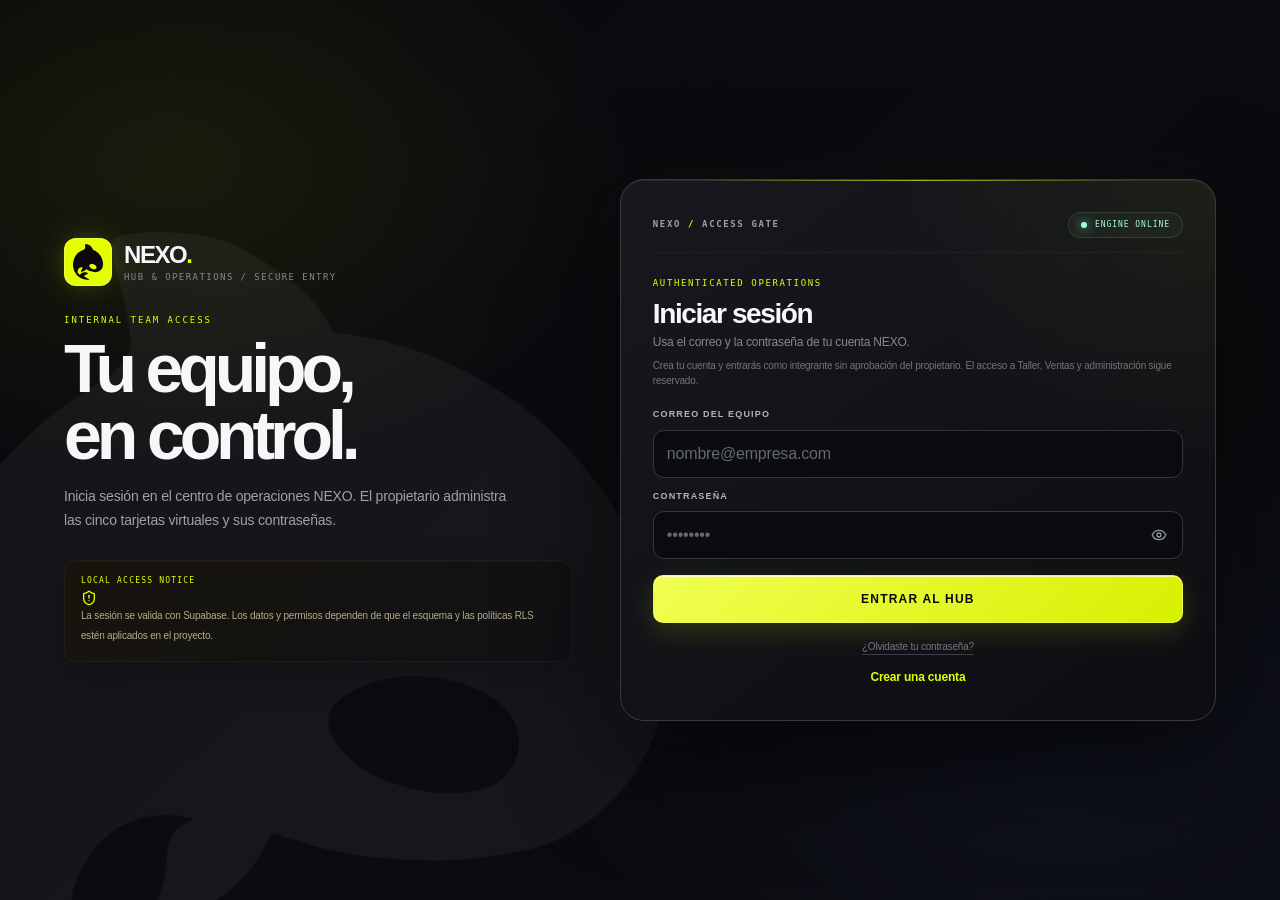
<file: index.html>
<!doctype html>
<html lang="es">
  <head>
    <meta charset="utf-8" />
    <meta
      name="viewport"
      content="width=device-width,initial-scale=1,viewport-fit=cover"
    />
    <meta name="theme-color" content="#0a0a0c" />
    <meta name="referrer" content="no-referrer" />
    <meta name="color-scheme" content="dark" />
    <meta
      http-equiv="Content-Security-Policy"
      content="default-src 'self'; base-uri 'self'; object-src 'none'; form-action 'self'; script-src 'self'; style-src 'self' 'unsafe-inline' https://fonts.googleapis.com; font-src 'self' https://fonts.gstatic.com; img-src 'self' data: blob: https://gpzqlcehqrokapezasff.supabase.co; connect-src 'self' https://gpzqlcehqrokapezasff.supabase.co wss://gpzqlcehqrokapezasff.supabase.co https:; frame-src https://nexo-oficial.pages.dev"
    />
    <title>NEXO Hub &amp; Operations</title>
    <link rel="icon" type="image/svg+xml" href="./orca-icon.svg" />
    <script src="./frame-guard.js"></script>
    <link rel="stylesheet" href="./tailwind.css" />
    <link rel="preconnect" href="https://fonts.googleapis.com" />
    <link rel="preconnect" href="https://fonts.gstatic.com" crossorigin />
    <link
      href="https://fonts.googleapis.com/css2?family=Inter:wght@400;500;600;700&family=JetBrains+Mono:wght@400;500;600&family=Space+Grotesk:wght@400;500;600;700&display=swap"
      rel="stylesheet"
    />
    <script src="./lucide.min.js"></script>
    <script src="./supabase.min.js"></script>
    <script src="./qrcode.min.js"></script>
    <link rel="stylesheet" href="./style.css" />
  </head>
  <body>
    <div id="boot-loader" class="boot-loader" role="status" aria-live="polite">
      <div class="boot-loader-card">
        <span class="boot-loader-orbit"></span>
        <img src="./orca-icon.svg" alt="" class="boot-loader-icon" />
        <span class="boot-loader-brand">NEXO</span>
        <span class="boot-loader-label">INICIANDO SISTEMA</span>
      </div>
    </div>
    <section
      id="auth-screen"
      class="fixed inset-0 z-[80] flex min-h-screen items-center justify-center overflow-y-auto bg-[#090a0c] px-4 py-8"
    >
      <div
        class="auth-layout relative z-10 grid w-full max-w-6xl gap-7 lg:grid-cols-[.92fr,1.08fr] lg:gap-12"
      >
        <div class="flex flex-col justify-center">
          <div class="mb-7 flex items-center gap-3">
            <div
              class="flex h-12 w-12 items-center justify-center rounded-xl bg-[#e5ff00]"
            >
              <img id="auth-logo" class="h-9 w-9 object-contain" alt="ORCA" />
            </div>
            <div>
              <div class="text-2xl font-bold tracking-[-.06em]">
                NEXO<span class="text-[#e5ff00]">.</span>
              </div>
              <div class="mono text-[9px] tracking-[.16em] text-[#858792]">
                HUB & OPERATIONS / SECURE ENTRY
              </div>
            </div>
          </div>
          <div class="mono mb-2 text-[9px] tracking-[.22em] text-[#e5ff00]">
            INTERNAL TEAM ACCESS
          </div>
          <h1 class="text-4xl font-semibold tracking-[-.06em]">
            Tu equipo,<br />en control.
          </h1>
          <p class="mt-4 max-w-md text-sm leading-6 text-[#a0a0ab]">
            Inicia sesión en el centro de operaciones NEXO. El propietario
            administra las cinco tarjetas virtuales y sus contraseñas.
          </p>
          <div
            class="mt-7 flex items-start gap-3 rounded-xl border border-[#4a3e20] bg-[#17130c] p-4"
          >
            <i
              data-lucide="shield-alert"
              class="mt-0.5 h-4 w-4 shrink-0 text-[#e5ff00]"
            ></i>
            <p class="text-[10px] leading-5 text-[#b5aa88]">
              La sesión se valida con Supabase. Los datos y permisos dependen de
              que el esquema y las políticas RLS estén aplicados en el proyecto.
            </p>
          </div>
        </div>
        <div
          class="auth-card relative overflow-hidden rounded-[24px] p-5 shadow-2xl sm:p-8"
        >
          <div class="auth-card-top mb-6 flex items-center justify-between">
            <span
              class="mono text-[9px] font-semibold tracking-[.18em] text-[#a0a0ab]"
              >NEXO <span class="text-[#e5ff00]">/</span> ACCESS GATE</span
            ><span
              class="auth-online mono flex items-center gap-2 rounded-full px-3 py-1.5 text-[8px] tracking-[.12em]"
              ><i
                class="auth-online-dot h-1.5 w-1.5 rounded-full bg-[#a3ffcf]"
              ></i
              >ENGINE ONLINE</span
            >
          </div>
          <div id="owner-setup" class="hidden">
            <div class="mono mb-2 text-[9px] tracking-[.16em] text-[#e5ff00]">
              FIRST RUN / OWNER SETUP
            </div>
            <h2 class="text-xl font-semibold">Crea tu acceso propietario</h2>
            <p class="mt-1 text-xs text-[#858792]">
              Define tu contraseña privada. Después podrás configurar las
              tarjetas del equipo.
            </p>
            <div class="mt-5 space-y-3">
              <label class="block"
                ><span class="label">Tu nombre</span
                ><input
                  id="setup-owner-name"
                  class="field"
                  placeholder="Propietario NEXO"
                  maxlength="40" /></label
              ><label class="block"
                ><span class="label">Contraseña maestra</span>
                <div class="relative">
                  <input
                    id="setup-owner-pass"
                    class="field pr-11"
                    type="password"
                    minlength="12"
                    autocomplete="new-password"
                    placeholder="Mínimo 12 caracteres"
                  /><button
                    type="button"
                    class="password-toggle"
                    data-password-toggle
                    data-password-target="setup-owner-pass"
                    aria-label="Mostrar contraseña"
                  >
                    <i data-lucide="eye" class="h-4 w-4"></i>
                  </button></div></label
              ><label class="block"
                ><span class="label">Confirmar contraseña</span>
                <div class="relative">
                  <input
                    id="setup-owner-confirm"
                    class="field pr-11"
                    type="password"
                    minlength="12"
                    autocomplete="new-password"
                    placeholder="Repite contraseña"
                  /><button
                    type="button"
                    class="password-toggle"
                    data-password-toggle
                    data-password-target="setup-owner-confirm"
                    aria-label="Mostrar contraseña"
                  >
                    <i data-lucide="eye" class="h-4 w-4"></i>
                  </button></div></label
              ><button
                id="setup-owner-btn"
                class="volt mt-2 w-full rounded-lg px-4 py-3 text-xs tracking-wide"
              >
                CREAR ACCESO PROPIETARIO
              </button>
            </div>
          </div>
          <div id="login-panel" class="hidden">
            <div class="mono mb-2 text-[9px] tracking-[.18em] text-[#e5ff00]">
              AUTHENTICATED OPERATIONS
            </div>
            <h2 class="text-2xl font-semibold tracking-[-.05em] sm:text-[28px]">
              Iniciar sesión
            </h2>
            <p class="mt-1 text-xs text-[#858792]">
              Usa el correo y la contraseña de tu cuenta NEXO.
            </p>
            <p class="mt-2 text-[10px] text-[#71737e]">
              Crea tu cuenta y entrarás como integrante sin aprobación del propietario. El acceso a Taller, Ventas y administración sigue reservado.
            </p>
            <label class="mt-5 block">
              <span class="label">Correo del equipo</span>
              <input
                id="login-email"
                class="field"
                type="email"
                autocomplete="username"
                placeholder="nombre@empresa.com"
                required
              />
            </label>
            <div
              id="access-cards"
              class="hidden mt-5 grid-cols-2 gap-2 sm:grid-cols-3"
            ></div>
            <div
              id="selected-profile"
              class="hidden team-selected mt-3 items-center gap-3 rounded-xl p-3"
            >
              <span class="team-avatar team-avatar-lg"
                ><img id="selected-profile-avatar" class="hidden" alt="" /><span
                  id="selected-profile-initials"
                  >NX</span
                ></span
              >
              <div class="min-w-0 flex-1">
                <div class="mono text-[8px] tracking-[.14em] text-[#a0a0ab]">
                  PERFIL SELECCIONADO
                </div>
                <div
                  id="selected-profile-name"
                  class="mt-1 truncate text-sm font-bold text-[#e5ff00]"
                >
                  Propietario
                </div>
                <div class="mt-1 flex flex-wrap items-center gap-2">
                  <span id="selected-profile-role" class="team-status-chip"
                    >OWNER</span
                  ><span
                    id="selected-profile-last"
                    class="mono text-[8px] text-[#858792]"
                    >LISTO PARA ACCEDER</span
                  >
                </div>
              </div>
              <span class="mono text-[8px] text-[#e5ff00]">NEXO</span>
            </div>
            <label class="mt-3 block"
              ><span class="label">Contraseña</span>
              <div class="relative">
                <input
                  id="login-password"
                  class="field pr-11"
                  type="password"
                  autocomplete="current-password"
                  placeholder="••••••••"
                /><button
                  type="button"
                  class="password-toggle"
                  data-password-toggle
                  data-password-target="login-password"
                  aria-label="Mostrar contraseña"
                >
                  <i data-lucide="eye" class="h-4 w-4"></i>
                </button></div
            ></label>
            <div
              id="login-error"
              class="mt-2 hidden text-xs text-[#ff9f9f]"
            ></div>
            <button
              id="login-btn"
              class="volt mt-4 w-full rounded-lg px-4 py-3 text-xs tracking-wide"
            >
              ENTRAR AL HUB</button
            ><button
              id="forgot-owner"
              class="mt-4 w-full text-center text-[10px] text-[#747680] underline decoration-[#3d3e46] underline-offset-4"
            >
              ¿Olvidaste tu contraseña?
            </button>
            <button
              id="show-register"
              class="mt-3 w-full text-center text-xs font-semibold text-[#e5ff00]"
            >
              Crear una cuenta
            </button>
          </div>
          <div id="register-panel" class="hidden">
            <div class="mono mb-2 text-[9px] tracking-[.18em] text-[#e5ff00]">
              NUEVO INTEGRANTE / REGISTRO
            </div>
            <h2 class="text-2xl font-semibold tracking-[-.05em] sm:text-[28px]">
              Crear una cuenta
            </h2>
            <p class="mt-2 text-xs leading-5 text-[#858792]">
              Crea tu cuenta y entra automáticamente como integrante. Confirma tu correo si te lo solicitan. Límite del equipo: 6 cuentas en total.
            </p>
            <label class="mt-5 block">
              <span class="label">Nombre</span>
              <input id="register-name" class="field" autocomplete="name" maxlength="80" placeholder="Tu nombre" required />
            </label>
            <label class="mt-3 block">
              <span class="label">Correo</span>
              <input id="register-email" class="field" type="email" autocomplete="email" maxlength="254" placeholder="nombre@empresa.com" required />
            </label>
            <label class="mt-3 block">
              <span class="label">Contraseña (mínimo 12 caracteres)</span>
              <input id="register-password" class="field" type="password" autocomplete="new-password" minlength="12" required />
            </label>
            <label class="mt-3 block">
              <span class="label">Confirmar contraseña</span>
              <input id="register-confirm" class="field" type="password" autocomplete="new-password" minlength="12" required />
            </label>
            <div id="register-message" class="mt-3 hidden text-xs leading-5"></div>
            <button id="register-btn" class="volt mt-4 w-full rounded-lg px-4 py-3 text-xs tracking-wide">
              CREAR CUENTA
            </button>
            <button id="back-to-login" class="ghost mt-3 w-full rounded-lg px-4 py-3 text-xs">
              VOLVER AL INICIO DE SESIÓN
            </button>
          </div>
          <div id="recovery-panel" class="hidden">
            <div class="mono mb-2 text-[9px] tracking-[.16em] text-[#a0a0ab]">
              AYUDA DE ACCESO / OWNER
            </div>
            <h2 class="text-xl font-semibold">¿Olvidaste tu contraseña?</h2>
            <p class="mt-3 text-xs leading-5 text-[#b8bac2]">
              Te enviaremos un enlace seguro para restablecerla.
            </p>
            <label class="mt-4 block">
              <span class="label">Correo del equipo</span>
              <input
                id="recovery-email"
                class="field"
                type="email"
                autocomplete="email"
                placeholder="nombre@empresa.com"
                required
              />
            </label>
            <div
              id="recovery-error"
              class="mt-2 hidden text-xs text-[#ff9f9f]"
            ></div>
            <button
              id="send-recovery"
              class="volt mt-4 w-full rounded-lg px-4 py-3 text-xs"
            >
              ENVIAR ENLACE DE RECUPERACIÓN
            </button>
            <div class="mt-5">
              <button
                id="cancel-recovery"
                class="ghost w-full rounded-lg px-4 py-3 text-xs"
              >
                VOLVER AL LOGIN
              </button>
            </div>
          </div>
          <div id="password-reset-panel" class="hidden">
            <div class="mono mb-2 text-[9px] tracking-[.16em] text-[#e5ff00]">
              RECUPERACIÓN SEGURA
            </div>
            <h2 class="text-xl font-semibold">Crea una contraseña nueva</h2>
            <label class="mt-4 block"
              ><span class="label">Nueva contraseña</span
              ><input
                id="new-password"
                class="field"
                type="password"
                autocomplete="new-password"
                minlength="12"
                placeholder="Mínimo 12 caracteres"
            /></label>
            <label class="mt-3 block"
              ><span class="label">Confirma la contraseña</span
              ><input
                id="new-password-confirm"
                class="field"
                type="password"
                autocomplete="new-password"
                minlength="12"
                placeholder="Repite la contraseña"
            /></label>
            <div
              id="password-reset-error"
              class="mt-2 hidden text-xs text-[#ff9f9f]"
            ></div>
            <button
              id="save-new-password"
              class="volt mt-4 w-full rounded-lg px-4 py-3 text-xs"
            >
              GUARDAR CONTRASEÑA
            </button>
          </div>
        </div>
      </div>
    </section>
    <div id="app-shell" class="min-h-screen pb-28 md:pb-20 hidden">
      <header
        class="sticky top-0 z-30 border-b border-[#22242d] bg-[#0a0a0c]/95 backdrop-blur-xl"
      >
        <div
          class="mx-auto flex max-w-6xl items-center justify-between gap-3 px-5 py-3.5"
        >
          <div class="flex items-center gap-3">
            <div
              class="flex h-10 w-10 items-center justify-center rounded-lg bg-[#e5ff00]"
            >
              <img id="brand-logo" alt="ORCA" class="h-8 w-8 object-contain" />
            </div>
            <div>
              <div class="text-lg font-bold tracking-[-.06em]">
                NEXO<span class="text-[#e5ff00]">.</span>
              </div>
              <div class="mono text-[9px] tracking-[.1em] text-[#858792]">
                HUB & OPERATIONS <span class="text-[#e5ff00]">v1.0</span>
              </div>
            </div>
          </div>
          <div class="flex items-center gap-2">
            <button
              id="open-profile"
              type="button"
              class="ghost flex items-center gap-2 rounded-xl px-2 py-1.5"
              title="Abrir mi perfil"
            >
              <span class="team-avatar team-avatar-sm"
                ><img id="session-avatar" class="hidden" alt="" /><span
                  id="session-initials"
                  >NX</span
                ></span
              ><span class="profile-user-meta flex min-w-0 flex-col items-start"
                ><span
                  id="session-name"
                  class="max-w-24 truncate text-[10px] font-semibold text-white sm:max-w-36"
                ></span
                ><span
                  class="profile-open-label mono text-[7px] tracking-[.13em] text-[#8c8f99]"
                  >MI PERFIL</span
                ></span
              ><i
                data-lucide="chevron-down"
                class="h-3 w-3 text-[#858792]"
              ></i></button
            ><button
              id="access-admin-btn"
              class="ghost hidden items-center gap-1.5 rounded-lg px-3 py-2 text-[11px]"
            >
              <i data-lucide="key-round" class="h-3.5 w-3.5"></i>Accesos</button
            ><button
              id="lock-session-btn"
              class="ghost flex items-center gap-1.5 rounded-lg px-2.5 py-2 text-[11px]"
              title="Bloquear sesión ahora"
              aria-label="Bloquear sesión ahora"
            >
              <i data-lucide="lock-keyhole" class="h-4 w-4"></i
              ><span class="hidden lg:inline">Bloquear</span></button
            ><button
              id="notifications-btn"
              class="ghost flex items-center gap-1.5 rounded-lg px-2.5 py-2 text-[10px]"
              title="Activar avisos gratuitos en este dispositivo"
              aria-label="Activar avisos de tareas en este dispositivo"
            >
              <i data-lucide="bell" class="h-4 w-4"></i
              ><span class="hidden sm:inline">Avisos</span></button
            ><button
              id="logout-btn"
              class="ghost flex items-center gap-1.5 rounded-lg px-3 py-2 text-[11px]"
              title="Cerrar sesión"
            >
              <i data-lucide="log-out" class="h-3.5 w-3.5"></i
              ><span class="hidden sm:inline">Salir</span></button
            ><span
              class="hidden rounded-full border border-[#29382f] bg-[#101713] px-2.5 py-1.5 mono text-[9px] text-[#a3ffcf] sm:inline-flex"
              >● ENGINE ONLINE</span
            ><button
              id="help-btn"
              class="ghost rounded-lg p-2"
              title="Acerca de"
            >
              <i data-lucide="circle-help" class="h-4 w-4"></i>
            </button>
          </div>
        </div>
      </header>
      <nav class="bottom-nav">
        <div class="bottom-nav-inner mx-auto flex max-w-6xl justify-around">
          <button
            class="nav-btn active flex flex-col items-center gap-1 px-4 py-1.5"
            data-tab="taller"
          >
            <i data-lucide="wrench" class="h-5 w-5"></i
            ><span class="text-[10px] font-medium tracking-wide"
              >TALLER</span
            ></button
          ><button
            class="nav-btn flex flex-col items-center gap-1 px-4 py-1.5"
            data-tab="ventas"
          >
            <i data-lucide="briefcase-business" class="h-5 w-5"></i
            ><span class="text-[10px] font-medium tracking-wide"
              >VENTAS</span
            ></button
          ><button
            class="nav-btn flex flex-col items-center gap-1 px-4 py-1.5"
            data-tab="links"
          >
            <i data-lucide="qr-code" class="h-5 w-5"></i
            ><span class="text-[10px] font-medium tracking-wide"
              >QR & LINKS</span
            ></button
          ><button
            class="nav-btn flex flex-col items-center gap-1 px-4 py-1.5"
            data-tab="placeid"
          >
            <i data-lucide="map-pin-check" class="h-5 w-5"></i
            ><span class="text-[10px] font-medium tracking-wide"
              >PLACE ID</span
            ></button
          ><button
            class="nav-btn flex flex-col items-center gap-1 px-4 py-1.5"
            data-tab="metricas"
          >
            <i data-lucide="chart-no-axes-combined" class="h-5 w-5"></i
            ><span class="text-[10px] font-medium tracking-wide"
              >MÉTRICAS</span
            ></button
          ><button
            class="nav-btn flex flex-col items-center gap-1 px-4 py-1.5"
            data-tab="tareas"
          >
            <i data-lucide="list-checks" class="h-5 w-5"></i
            ><span class="text-[10px] font-medium tracking-wide"
              >TAREAS</span
            ></button
          ><button
            class="nav-btn flex flex-col items-center gap-1 px-4 py-1.5"
            data-tab="reportes"
          >
            <i data-lucide="chart-no-axes-column-increasing" class="h-5 w-5"></i
            ><span class="text-[10px] font-medium tracking-wide"
              >REPORTES</span
            ></button
          ><button
            class="nav-btn flex flex-col items-center gap-1 px-4 py-1.5"
            data-tab="webadmin"
          >
            <i data-lucide="layout-dashboard" class="h-5 w-5"></i
            ><span class="text-[10px] font-medium tracking-wide"
              >ADMIN WEB</span
            >
          </button>
        </div>
      </nav>
      <main class="content mx-auto max-w-6xl px-5 pt-7">
        <div class="mb-7">
          <div class="mono mb-2 text-[9px] tracking-[.22em] text-[#e5ff00]">
            NEXO INTERNAL SYSTEMS / OPERATIONS
          </div>
          <h1
            id="page-heading"
            class="text-3xl font-semibold tracking-[-.05em]"
          >
            Taller <span class="text-[#747680]">/</span> Producción
          </h1>
          <p id="page-description" class="mt-1.5 text-sm text-[#999ba5]">
            Herramientas rápidas para preparar, grabar y comprobar cada placa.
          </p>
        </div>

        <section id="tab-taller" class="tab-pane active">
          <div class="grid gap-4 lg:grid-cols-2">
            <article class="panel rounded-2xl p-5 sm:p-6">
              <div class="mb-5 flex items-start justify-between">
                <div class="flex gap-3">
                  <div class="rounded-lg bg-[#e5ff00]/10 p-2.5 text-[#e5ff00]">
                    <i data-lucide="scale" class="h-5 w-5"></i>
                  </div>
                  <div>
                    <h2 class="font-semibold">Calculadora de resina</h2>
                    <p class="mt-1 text-xs text-[#858792]">
                      Calcula la mezcla por peso en gramos.
                    </p>
                  </div>
                </div>
                <span class="mono text-[9px] text-[#777984]">MIX / 01</span>
              </div>
              <div class="grid grid-cols-2 gap-3">
                <label
                  ><span class="label">Relación de mezcla</span
                  ><select id="resin-ratio" class="field">
                    <option value="2">2 : 1 (A : B)</option>
                    <option value="1">1 : 1 (A : B)</option>
                  </select></label
                ><label
                  ><span class="label">Cantidad total (g)</span
                  ><input
                    id="resin-total"
                    class="field"
                    type="number"
                    min="0"
                    step="0.1"
                    placeholder="Ej. 90"
                /></label>
              </div>
              <div class="mt-4 grid grid-cols-2 gap-3">
                <div
                  class="rounded-xl border border-[#2a2c32] bg-[#0c0d10] p-4"
                >
                  <span class="label">Parte A · Resina</span>
                  <div class="flex items-baseline gap-1">
                    <span id="resin-a" class="text-2xl font-semibold">0.0</span
                    ><span class="mono text-xs text-[#81838d]">g</span>
                  </div>
                </div>
                <div
                  class="rounded-xl border border-[#2a2c32] bg-[#0c0d10] p-4"
                >
                  <span class="label">Parte B · Catalizador</span>
                  <div class="flex items-baseline gap-1">
                    <span
                      id="resin-b"
                      class="text-2xl font-semibold text-[#e5ff00]"
                      >0.0</span
                    ><span class="mono text-xs text-[#81838d]">g</span>
                  </div>
                </div>
              </div>
              <div class="my-4 h-px bg-[#25262e]"></div>
              <p class="label">O calcula por dimensiones aproximadas</p>
              <div class="grid grid-cols-3 gap-2">
                <label
                  ><span class="label">Largo cm</span
                  ><input
                    id="dim-l"
                    class="field"
                    type="number"
                    min="0"
                    step=".1"
                    placeholder="10" /></label
                ><label
                  ><span class="label">Ancho cm</span
                  ><input
                    id="dim-w"
                    class="field"
                    type="number"
                    min="0"
                    step=".1"
                    placeholder="6" /></label
                ><label
                  ><span class="label">Grosor mm</span
                  ><input
                    id="dim-t"
                    class="field"
                    type="number"
                    min="0"
                    step=".1"
                    placeholder="3"
                /></label>
              </div>
              <div class="mt-3 flex items-center justify-between text-xs">
                <span class="text-[#81838d]">Volumen calculado (aprox.)</span
                ><span id="dim-result" class="mono text-[#a3ffcf]">— cm³</span>
              </div>
              <p class="mt-3 text-[10px] leading-4 text-[#656772]">
                La densidad varía por producto. Considera merma y sigue siempre
                la ficha técnica del fabricante; esta herramienta no sustituye
                sus instrucciones.
              </p>
            </article>
            <article class="panel rounded-2xl p-5 sm:p-6">
              <div class="mb-5 flex items-start justify-between">
                <div class="flex gap-3">
                  <div class="rounded-lg bg-[#8ab4ff]/10 p-2.5 text-[#8ab4ff]">
                    <i data-lucide="radio" class="h-5 w-5"></i>
                  </div>
                  <div>
                    <h2 class="font-semibold">Helper NDEF / NFC</h2>
                    <p class="mt-1 text-xs text-[#858792]">
                      Prepara el registro URL para NFC Tools.
                    </p>
                  </div>
                </div>
                <span class="mono text-[9px] text-[#777984]">NDEF / 02</span>
              </div>
              <label
                ><span class="label">Plantilla de destino</span
                ><select id="ndef-kind" class="field">
                  <option value="custom">URL personalizada</option>
                  <option value="review">Reseña Google Maps</option>
                  <option value="whatsapp">WhatsApp</option>
                  <option value="menu">Menú digital</option>
                  <option value="instagram">Instagram</option>
                </select></label
              >
              <div class="mt-3">
                <label
                  ><span class="label">URL final (payload NDEF)</span
                  ><input
                    id="ndef-url"
                    class="field"
                    type="url"
                    placeholder="https://..."
                    value=""
                /></label>
              </div>
              <div
                class="mt-4 rounded-xl border border-[#2b3f35] bg-[#0c1511] p-4"
              >
                <div class="flex items-center justify-between">
                  <span class="label mb-0 text-[#a3ffcf]"
                    >STRING / URI RECORD</span
                  ><span class="mono text-[9px] text-[#7c9a88]">TYPE: U</span>
                </div>
                <code
                  id="ndef-payload"
                  class="mono mono-box mt-3 block min-h-8 text-xs text-[#c5ffda]"
                  >Ingresa una URL válida para generar el payload.</code
                >
              </div>
              <button
                id="copy-ndef"
                class="volt mt-4 flex w-full items-center justify-center gap-2 rounded-lg px-4 py-3 text-xs"
              >
                <i data-lucide="copy" class="h-4 w-4"></i>COPIAR PAYLOAD
              </button>
              <p class="mt-3 text-[10px] leading-4 text-[#747680]">
                En NFC Tools: Escribir → Añadir un registro → URL/URI → pega el
                enlace y acerca el teléfono a la etiqueta para grabarla. Usa una
                URL corta de NEXO si quieres cambiar su destino a distancia.
              </p>
            </article>
            <article class="panel rounded-2xl p-5 sm:p-6 lg:col-span-2">
              <div class="mb-4 flex items-start justify-between">
                <div class="flex gap-3">
                  <div class="rounded-lg bg-[#a3ffcf]/10 p-2.5 text-[#a3ffcf]">
                    <i data-lucide="activity" class="h-5 w-5"></i>
                  </div>
                  <div>
                    <h2 class="font-semibold">Validador de redirección</h2>
                    <p class="mt-1 text-xs text-[#858792]">
                      Comprueba que el enlace responde antes de empaquetar la
                      placa.
                    </p>
                  </div>
                </div>
                <span class="mono text-[9px] text-[#777984]">QA / 03</span>
              </div>
              <div class="flex flex-col gap-2 sm:flex-row">
                <input
                  id="validate-url"
                  class="field flex-1"
                  type="url"
                  placeholder="https://gaboomg.github.io/nexo-hub-operations/redirect.html?slug=cliente"
                /><button
                  id="validate-btn"
                  class="volt flex items-center justify-center gap-2 rounded-lg px-5 py-3 text-xs"
                >
                  <i data-lucide="scan-search" class="h-4 w-4"></i>PROBAR ENLACE
                </button>
              </div>
              <div
                id="validate-result"
                class="mt-3 hidden rounded-lg border border-[#30323a] bg-[#0c0d10] p-3 text-xs"
              ></div>
              <p class="mt-2 text-[10px] text-[#686a74]">
                La comprobación desde el navegador depende de CORS del servidor
                de destino. Si el navegador bloquea la respuesta, abre el enlace
                para validarlo manualmente.
              </p>
            </article>
          </div>
        </section>

        <section id="tab-ventas" class="tab-pane">
          <div class="grid gap-4 lg:grid-cols-[1.02fr,.98fr]">
            <article class="panel rounded-2xl p-5 sm:p-6">
              <div class="mb-5 flex gap-3">
                <div class="rounded-lg bg-[#e5ff00]/10 p-2.5 text-[#e5ff00]">
                  <i data-lucide="receipt-text" class="h-5 w-5"></i>
                </div>
                <div>
                  <h2 class="font-semibold">Cotización express</h2>
                  <p class="mt-1 text-xs text-[#858792]">
                    Prepara una remisión y compártela con el cliente.
                  </p>
                </div>
              </div>
              <div class="quote-grid grid grid-cols-2 gap-3">
                <label
                  ><span class="label">Nombre del cliente</span
                  ><input
                    id="client-name"
                    class="field"
                    placeholder="Nombre / negocio" /></label
                ><label
                  ><span class="label">Teléfono</span
                  ><input
                    id="client-phone"
                    class="field"
                    type="tel"
                    placeholder="10 dígitos" /></label
                ><label
                  ><span class="label">Placas NFC / QR</span
                  ><input
                    id="quote-qty"
                    class="field"
                    type="number"
                    min="1"
                    value="1" /></label
                ><label
                  ><span class="label">Precio por placa (MXN)</span
                  ><input
                    id="unit-price"
                    class="field"
                    type="number"
                    min="0"
                    step=".01"
                    value="499" /></label
                ><label
                  class="flex items-center gap-3 rounded-lg border border-[#292a32] bg-[#0c0d10] p-3"
                  ><input
                    id="setup-service"
                    type="checkbox"
                    class="h-4 w-4 accent-[#e5ff00]"
                  /><span class="text-xs"
                    >Configuración inicial
                    <span class="block text-[10px] text-[#777984]"
                      >+ $199 MXN</span
                    ></span
                  ></label
                ><label
                  ><span class="label">Descuento (%)</span
                  ><input
                    id="discount"
                    class="field"
                    type="number"
                    min="0"
                    max="100"
                    value="0"
                /></label>
              </div>
              <button
                id="make-quote"
                class="volt mt-4 flex w-full items-center justify-center gap-2 rounded-lg px-4 py-3 text-xs"
              >
                <i data-lucide="file-check-2" class="h-4 w-4"></i>GENERAR
                COTIZACIÓN
              </button>
            </article>
            <article
              id="quote-card"
              class="panel quote-paper rounded-2xl p-5 sm:p-6"
            >
              <div class="mb-4 flex items-center justify-between">
                <div class="flex items-center gap-2">
                  <img id="quote-logo" class="h-8 w-8 object-contain" /><span
                    class="font-bold tracking-[-.05em]"
                    >NEXO<span class="text-[#e5ff00]">.</span></span
                  >
                </div>
                <span
                  id="quote-status"
                  class="mono rounded border border-[#33343d] px-2 py-1 text-[9px] text-[#858792]"
                  >BORRADOR</span
                >
              </div>
              <div class="border-y border-[#2a2b33] py-4">
                <div class="mono text-[9px] tracking-[.16em] text-[#858792]">
                  COTIZACIÓN / REMISIÓN
                </div>
                <div
                  id="quote-client-display"
                  class="mt-2 text-lg font-semibold"
                >
                  Cliente por confirmar
                </div>
                <div
                  id="quote-date"
                  class="mono mt-1 text-[10px] text-[#777984]"
                ></div>
              </div>
              <div class="py-4">
                <div class="flex justify-between text-xs">
                  <span id="quote-line">1 × Placa NFC + QR</span
                  ><span id="quote-subtotal">$499.00</span>
                </div>
                <div
                  id="quote-setup-line"
                  class="mt-2 hidden flex justify-between text-xs"
                >
                  <span>Configuración inicial</span><span>$199.00</span>
                </div>
                <div
                  id="quote-discount-line"
                  class="mt-2 hidden flex justify-between text-xs text-[#a3ffcf]"
                >
                  <span>Descuento</span
                  ><span id="quote-discount-display"></span>
                </div>
                <div
                  class="mt-4 flex justify-between border-t border-[#2a2b33] pt-3"
                >
                  <span class="text-sm font-semibold">Total</span
                  ><span
                    id="quote-total"
                    class="mono text-lg font-semibold text-[#e5ff00]"
                    >$499.00 MXN</span
                  >
                </div>
              </div>
              <div class="no-print flex gap-2">
                <button
                  id="copy-quote"
                  class="volt flex flex-1 items-center justify-center gap-2 rounded-lg px-3 py-3 text-[11px]"
                >
                  <i data-lucide="message-circle" class="h-4 w-4"></i>COPIAR
                  RESUMEN PARA WHATSAPP</button
                ><button
                  id="print-quote"
                  class="ghost rounded-lg px-3 py-3"
                  title="Imprimir"
                >
                  <i data-lucide="printer" class="h-4 w-4"></i>
                </button>
              </div>
              <p class="print-only mt-5 text-xs text-gray-500">
                Gracias por elegir NEXO. Cotización válida por 15 días.
              </p>
            </article>
          </div>
          <div class="mt-4 grid gap-4 lg:grid-cols-2">
            <article class="panel rounded-2xl p-5 sm:p-6">
              <div class="mb-4 flex gap-3">
                <div class="rounded-lg bg-[#8ab4ff]/10 p-2.5 text-[#8ab4ff]">
                  <i data-lucide="trending-up" class="h-5 w-5"></i>
                </div>
                <div>
                  <h2 class="font-semibold">Calculadora ROI de reseñas</h2>
                  <p class="mt-1 text-xs text-[#858792]">
                    Una estimación para conversar con el negocio, no una
                    garantía.
                  </p>
                </div>
              </div>
              <label
                ><span class="label">Reseñas actuales por mes</span
                ><input
                  id="roi-current"
                  class="field"
                  type="number"
                  min="0"
                  value="10"
              /></label>
              <div class="mt-4">
                <div class="mb-2 flex justify-between">
                  <span class="label mb-0">Incremento estimado</span
                  ><span id="roi-rate-label" class="mono text-xs text-[#e5ff00]"
                    >+200%</span
                  >
                </div>
                <input
                  id="roi-rate"
                  class="w-full accent-[#e5ff00]"
                  type="range"
                  min="50"
                  max="400"
                  step="50"
                  value="200"
                />
              </div>
              <div class="mt-4 grid grid-cols-2 gap-3">
                <div
                  class="rounded-xl border border-[#292a32] bg-[#0c0d10] p-4"
                >
                  <span class="label">Hoy / mes</span>
                  <div id="roi-before" class="text-2xl font-semibold">10</div>
                </div>
                <div
                  class="rounded-xl border border-[#293e35] bg-[#0c1511] p-4"
                >
                  <span class="label">Escenario estimado</span>
                  <div
                    id="roi-after"
                    class="text-2xl font-semibold text-[#a3ffcf]"
                  >
                    30
                  </div>
                </div>
              </div>
              <p class="mt-3 text-[10px] text-[#686a74]">
                Proyección ilustrativa basada en el porcentaje seleccionado. Los
                resultados reales dependen de tráfico, experiencia y solicitudes
                al cliente.
              </p>
            </article>
            <article class="panel rounded-2xl p-5 sm:p-6">
              <div class="mb-4 flex gap-3">
                <div class="rounded-lg bg-[#e5ff00]/10 p-2.5 text-[#e5ff00]">
                  <i data-lucide="messages-square" class="h-5 w-5"></i>
                </div>
                <div>
                  <h2 class="font-semibold">Guión comercial rápido</h2>
                  <p class="mt-1 text-xs text-[#858792]">
                    Respuestas breves para dudas comunes.
                  </p>
                </div>
              </div>
              <div class="space-y-2">
                <details
                  class="rounded-lg border border-[#292a32] bg-[#0c0d10] p-3"
                >
                  <summary
                    class="flex items-center justify-between text-xs font-medium"
                  >
                    ¿Y si el cliente no tiene NFC?<i
                      data-lucide="chevron-down"
                      class="h-4 w-4 text-[#777984]"
                    ></i>
                  </summary>
                  <p
                    class="mt-3 border-t border-[#26272f] pt-3 text-xs leading-5 text-[#a0a0ab]"
                  >
                    Puede escanear el código QR impreso en la misma placa. No
                    necesita activar NFC ni instalar una app.
                  </p>
                </details>
                <details
                  class="rounded-lg border border-[#292a32] bg-[#0c0d10] p-3"
                >
                  <summary
                    class="flex items-center justify-between text-xs font-medium"
                  >
                    ¿Cobran mensualidad?<i
                      data-lucide="chevron-down"
                      class="h-4 w-4 text-[#777984]"
                    ></i>
                  </summary>
                  <p
                    class="mt-3 border-t border-[#26272f] pt-3 text-xs leading-5 text-[#a0a0ab]"
                  >
                    La respuesta depende del plan y del servicio de enlaces
                    contratado. Confirma las condiciones comerciales vigentes
                    antes de cotizar.
                  </p>
                </details>
                <details
                  class="rounded-lg border border-[#292a32] bg-[#0c0d10] p-3"
                >
                  <summary
                    class="flex items-center justify-between text-xs font-medium"
                  >
                    ¿Qué pasa si cambio de lugar mi negocio?<i
                      data-lucide="chevron-down"
                      class="h-4 w-4 text-[#777984]"
                    ></i>
                  </summary>
                  <p
                    class="mt-3 border-t border-[#26272f] pt-3 text-xs leading-5 text-[#a0a0ab]"
                  >
                    Si usas el enlace dinámico NEXO, puedes actualizar la
                    dirección de destino desde el panel. La placa física
                    funciona en cualquier ubicación.
                  </p>
                </details>
                <details
                  class="rounded-lg border border-[#292a32] bg-[#0c0d10] p-3"
                >
                  <summary
                    class="flex items-center justify-between text-xs font-medium"
                  >
                    ¿Puedo cambiar el destino después?<i
                      data-lucide="chevron-down"
                      class="h-4 w-4 text-[#777984]"
                    ></i>
                  </summary>
                  <p
                    class="mt-3 border-t border-[#26272f] pt-3 text-xs leading-5 text-[#a0a0ab]"
                  >
                    Sí, siempre que el QR y la etiqueta NFC estén programados
                    con tu enlace corto de NEXO y el servicio de redirección
                    esté activo.
                  </p>
                </details>
              </div>
            </article>
          </div>
          <article class="panel mt-4 rounded-2xl p-5">
            <div class="flex gap-3">
              <i data-lucide="hard-drive" class="h-5 w-5 text-[#e5ff00]"></i>
              <div>
                <h2 class="text-sm font-semibold">Cotizaciones recientes</h2>
                <div
                  id="recent-quotes"
                  class="mt-3 space-y-2 text-xs text-[#a0a0ab]"
                ></div>
              </div>
            </div>
          </article>
        </section>

        <section id="tab-links" class="tab-pane">
          <div class="grid gap-4 lg:grid-cols-[1fr,.75fr]">
            <article class="panel rounded-2xl p-5 sm:p-6">
              <div class="mb-5 flex items-center justify-between">
                <div class="flex gap-3">
                  <div class="rounded-lg bg-[#e5ff00]/10 p-2.5 text-[#e5ff00]">
                    <i data-lucide="qr-code" class="h-5 w-5"></i>
                  </div>
                  <div>
                    <h2 class="font-semibold">QR & enlaces dinámicos</h2>
                    <p class="mt-1 text-xs text-[#858792]">
                      Crea un alias y apunta el QR a una URL corta.
                    </p>
                  </div>
                </div>
                <span class="mono text-[9px] text-[#777984]">LINK / 04</span>
              </div>
              <label
                ><span class="label">Cliente / negocio</span
                ><input
                  id="link-client"
                  class="field"
                  placeholder="Café Futura" /></label
              ><label class="mt-3 block"
                ><span class="label">Alias NEXO</span
                ><input
                  id="link-slug"
                  class="field"
                  placeholder="cafe-futura"
                  maxlength="48" /></label
              ><label class="mt-3 block"
                ><span class="label">Destino</span
                ><input
                  id="link-destination"
                  class="field"
                  type="url"
                  placeholder="https://..."
                  required
              /></label>
              <div class="mt-3 grid grid-cols-2 gap-3">
                <label
                  ><span class="label">Categoría</span
                  ><select id="link-category" class="field">
                    <option>Reseñas</option>
                    <option>Menú</option>
                    <option>Contacto</option>
                    <option>Wi-Fi</option>
                    <option>Redes</option>
                    <option>Promoción</option>
                    <option>Otro</option>
                  </select></label
                ><label
                  ><span class="label">Marco del QR</span
                  ><select id="link-frame" class="field">
                    <option value="none">Sin marco</option>
                    <option value="label">Etiqueta NEXO</option>
                    <option value="scan">SCAN ME</option>
                  </select></label
                >
              </div>
              <div class="mt-3 grid grid-cols-2 gap-3">
                <label
                  ><span class="label">Módulos QR</span>
                  <div class="field flex items-center gap-2 p-2">
                    <input
                      id="link-qr-color"
                      type="color"
                      value="#0a0a0c"
                      class="h-7 w-8 border-0 bg-transparent"
                    /><span
                      id="link-qr-color-label"
                      class="mono text-[10px] text-[#a0a0ab]"
                      >#0A0A0C</span
                    >
                  </div></label
                ><label
                  ><span class="label">Fondo QR</span>
                  <div class="field flex items-center gap-2 p-2">
                    <input
                      id="link-bg-color"
                      type="color"
                      value="#ffffff"
                      class="h-7 w-8 border-0 bg-transparent"
                    /><span
                      id="link-bg-color-label"
                      class="mono text-[10px] text-[#a0a0ab]"
                      >#FFFFFF</span
                    >
                  </div></label
                >
              </div>
              <div class="mt-4 flex gap-2">
                <button
                  id="save-link"
                  class="volt flex flex-1 items-center justify-center gap-2 rounded-lg px-4 py-3 text-xs"
                >
                  <i data-lucide="save" class="h-4 w-4"></i>GUARDAR / ACTUALIZAR</button
                ><button
                  id="clear-link"
                  class="ghost rounded-lg px-4 py-3 text-xs"
                >
                  NUEVO
                </button>
              </div>
              <div
                class="mt-4 rounded-lg border border-[#30313a] bg-[#0c0d10] p-3"
              >
                <span class="label">URL que codifica el QR</span>
                <div
                  id="link-short"
                  class="mono break-all text-xs text-[#e5ff00]"
                >
                  https://gaboomg.github.io/nexo-hub-operations/redirect.html?slug=tu-alias
                </div>
              </div>
              <div class="mt-3 flex flex-wrap gap-2">
                <button
                  id="download-qr"
                  class="ghost flex items-center gap-2 rounded-lg px-3 py-2 text-xs"
                >
                  <i data-lucide="download" class="h-4 w-4"></i>BAJAR PNG</button
                ><button
                  id="copy-short"
                  class="ghost flex items-center gap-2 rounded-lg px-3 py-2 text-xs"
                >
                  <i data-lucide="copy" class="h-4 w-4"></i>COPIAR ENLACE
                </button>
              </div>
              <p class="mt-3 text-[10px] leading-4 text-[#686a74]">
                El alias y el destino se guardan en Supabase. Para redirección
                dinámica real y suma una lectura al contador antes de redirigir.
                El chip debe guardar esta URL de NEXO; un enlace directo al
                destino no pasa por el contador.
              </p>
            </article>
            <aside
              class="panel grid-bg flex flex-col items-center justify-center rounded-2xl p-6"
            >
              <div class="mb-4 flex w-full items-center justify-between">
                <span class="mono text-[9px] tracking-[.16em] text-[#8f919b]"
                  >QR PREVIEW / LIVE</span
                ><span
                  class="rounded-full border border-[#314237] px-2 py-1 mono text-[8px] text-[#a3ffcf]"
                  >READY</span
                >
              </div>
              <div id="qr-stage" class="relative rounded-xl bg-white p-3">
                <div id="link-qr"></div>
                <img
                  id="qr-center-logo"
                  class="absolute left-1/2 top-1/2 h-10 w-10 -translate-x-1/2 -translate-y-1/2 rounded-lg border-4 border-white bg-white object-contain"
                  alt="Logo NEXO"
                />
              </div>
              <div
                id="qr-frame-label"
                class="mt-2 hidden mono text-[9px] font-bold tracking-[.18em] text-[#e5ff00]"
              >
                NEXO · LINK ENGINE
              </div>
              <div
                id="qr-caption"
                class="mono mt-3 max-w-full truncate text-xs text-[#e5ff00]"
              >
                NEXO · ENLACE DINÁMICO
              </div>
              <div class="mono mt-1 text-[9px] text-[#71737d]">
                ERROR CORRECTION: H
              </div>
            </aside>
          </div>
        </section>

        <section id="tab-placeid" class="tab-pane">
          <article class="panel mx-auto max-w-4xl rounded-2xl p-5 sm:p-7">
            <div class="mb-6 flex items-start gap-3 sm:gap-4">
              <div class="placeid-icon rounded-xl border p-3">
                <i data-lucide="map-pin-check" class="h-5 w-5"></i>
              </div>
              <div class="min-w-0 flex-1">
                <div class="placeid-accent mono mb-1 text-[9px] tracking-[.18em]">GOOGLE REVIEWS / NFC</div>
                <h2 class="text-xl font-semibold tracking-[-.04em] sm:text-2xl">Generador de reseñas</h2>
                <p class="mt-1 max-w-2xl text-xs leading-5 text-[#858792]">
                  Escribe la dirección del local. NEXO buscará su ficha de Google, mostrará coincidencias para confirmar el lugar y generará el enlace para el chip.
                </p>
              </div>
            </div>

            <div class="placeid-main-grid grid gap-4">
              <div class="space-y-4">
                <section class="placeid-card rounded-xl border p-4 sm:p-5" aria-labelledby="place-search-title">
                  <div class="mb-3 flex items-center gap-2.5">
                    <span class="placeid-step-number mono grid h-7 w-7 place-items-center rounded-full border text-[10px]">01</span>
                    <h3 id="place-search-title" class="text-sm font-semibold">Ubica el negocio</h3>
                  </div>
                  <label for="google-review-business" class="label">Nombre del negocio <span class="text-[#737680]">(opcional)</span></label>
                  <input id="google-review-business" class="field mb-3" type="text" autocomplete="organization" placeholder="Ej. Barbería Luis" />
                  <label for="google-review-address" class="label">Dirección del local</label>
                  <textarea id="google-review-address" class="placeid-address field resize-y" autocomplete="street-address" maxlength="240" placeholder="Calle, número, colonia, ciudad y estado"></textarea>
                  <button id="google-review-find-place" type="button" class="volt mt-3 flex w-full items-center justify-center gap-2 rounded-lg px-4 py-3 text-xs">
                    <i data-lucide="search" class="h-4 w-4"></i>BUSCAR LOCAL Y PLACE ID
                  </button>
                  <p id="google-review-address-help" class="mt-2 text-[10px] leading-4 text-[#777984]" aria-live="polite">
                    Escribe la dirección completa para diferenciar negocios con nombres o ubicaciones parecidas.
                  </p>
                </section>

                <section id="google-place-results-wrap" class="placeid-card hidden rounded-xl border p-4 sm:p-5" aria-labelledby="google-place-results-heading">
                  <div class="mb-3 flex items-center gap-2.5">
                    <span class="placeid-step-number mono grid h-7 w-7 place-items-center rounded-full border text-[10px]">02</span>
                    <div>
                      <h3 id="google-place-results-heading" class="text-sm font-semibold">Confirma cuál local es</h3>
                      <p class="mt-0.5 text-[10px] text-[#777984]">Selecciona la ficha que coincide con la dirección.</p>
                    </div>
                  </div>
                  <div id="google-place-results" class="space-y-2" aria-live="polite"></div>
                </section>
              </div>

              <div class="space-y-4">
                <section class="placeid-card rounded-xl border p-4 sm:p-5" aria-labelledby="google-place-id-heading">
                  <div class="mb-3 flex items-center gap-2.5">
                    <span class="placeid-step-number mono grid h-7 w-7 place-items-center rounded-full border text-[10px]">03</span>
                    <h3 id="google-place-id-heading" class="text-sm font-semibold">Place ID identificado</h3>
                  </div>
                  <div id="google-place-selected" class="mb-3 text-xs leading-5 text-[#8b8e98]">Busca una dirección y selecciona la ficha correcta para ver su ID.</div>
                  <div class="flex min-w-0 items-center gap-2 rounded-lg border border-[#303139] bg-[#0b0c10] p-3">
                    <code id="google-review-place-id" class="placeid-value mono min-w-0 flex-1 break-all text-[11px]">—</code>
                    <button id="google-review-copy-id" type="button" class="ghost shrink-0 rounded-md p-2" aria-label="Copiar Place ID" disabled>
                      <i data-lucide="copy" class="h-4 w-4"></i>
                    </button>
                  </div>
                </section>

                <section class="placeid-review-card rounded-xl border p-4 sm:p-5" aria-labelledby="google-review-link-heading">
                  <div class="mb-3 flex items-center justify-between gap-3">
                    <div class="flex items-center gap-2.5">
                      <span class="placeid-step-number mono grid h-7 w-7 place-items-center rounded-full border text-[10px]">04</span>
                      <h3 id="google-review-link-heading" class="text-sm font-semibold">Enlace listo para el NFC</h3>
                    </div>
                    <span id="google-review-status" class="mono text-[8px] text-[#858792]" aria-live="polite">ESPERANDO LOCAL</span>
                  </div>
                  <code id="google-review-link" class="placeid-link mono block min-h-14 break-all rounded-lg border p-3 text-[11px] leading-5" aria-live="polite">El enlace aparecerá después de seleccionar el local.</code>
                  <button id="google-review-copy" type="button" class="volt mt-3 flex w-full items-center justify-center gap-2 rounded-lg px-4 py-3 text-xs disabled:cursor-not-allowed disabled:opacity-40" disabled>
                    <i data-lucide="radio" class="h-4 w-4"></i>COPIAR ENLACE PARA GRABAR EN NFC
                  </button>
                  <p class="mt-2 text-[10px] leading-4 text-[#858792]">Al copiar, el enlace queda preparado también en el asistente NDEF de Taller. Pruébalo antes de grabar varios chips.</p>
                </section>
              </div>
            </div>
          </article>
        </section>

        <section id="tab-metricas" class="tab-pane">
          <div class="card-grid grid grid-cols-4 gap-3">
            <div class="panel metric rounded-xl p-4">
              <div class="label">Placas registradas</div>
              <div id="metric-plates" class="mt-1 text-3xl font-semibold">
                00
              </div>
              <div class="mono mt-1 text-[9px] text-[#777984]">
                LOCAL RECORDS
              </div>
            </div>
            <div class="panel metric rounded-xl p-4">
              <div class="label">Lecturas totales</div>
              <div
                id="metric-clicks"
                class="mt-1 text-3xl font-semibold text-[#a3ffcf]"
              >
                000
              </div>
              <div class="mono mt-1 text-[9px] text-[#777984]">
                CONTADOR POR ENLACE
              </div>
            </div>
            <div class="panel metric rounded-xl p-4">
              <div class="label">Clientes activos</div>
              <div
                id="metric-clients"
                class="mt-1 text-3xl font-semibold text-[#e5ff00]"
              >
                00
              </div>
              <div class="mono mt-1 text-[9px] text-[#777984]">SAVED LINKS</div>
            </div>
            <div class="panel metric rounded-xl p-4">
              <div class="label">Cotizaciones</div>
              <div
                id="metric-quotes"
                class="mt-1 text-3xl font-semibold text-[#8ab4ff]"
              >
                00
              </div>
              <div class="mono mt-1 text-[9px] text-[#777984]">
                RECENT QUOTES
              </div>
            </div>
          </div>
          <article class="panel mt-4 overflow-hidden rounded-2xl">
            <div
              class="flex flex-wrap items-center justify-between gap-3 border-b border-[#25262e] p-5"
            >
              <div>
                <h2 class="font-semibold">Administración de enlaces</h2>
                <p class="mt-1 text-xs text-[#858792]">
                  Edita clientes, alias, destinos y la apariencia del QR desde
                  una sola vista.
                </p>
              </div>
              <div class="relative">
                <i
                  data-lucide="search"
                  class="absolute left-3 top-2.5 h-4 w-4 text-[#777984]"
                ></i
                ><input
                  id="metrics-search"
                  class="field w-56 py-2 pl-9 text-xs"
                  placeholder="Buscar cliente..."
                />
              </div>
            </div>
            <div id="link-list" class="divide-y divide-[#22232a]"></div>
            <div
              id="links-empty"
              class="hidden p-10 text-center text-xs text-[#858792]"
            >
              No hay enlaces todavía. Crea el primero en QR & Links.
            </div>
            <div
              class="border-t border-[#25262e] px-5 py-3 text-[10px] leading-4 text-[#777984]"
            >
              Cada lectura suma una apertura del enlace de NEXO. El total no
              identifica celulares únicos y puede incluir vistas previas
              automáticas. Requiere la función de conteo de Supabase activa.
            </div>
          </article>
          <div class="mt-4 flex justify-end">
            <button
              id="export-data"
              class="ghost flex items-center gap-2 rounded-lg px-4 py-2.5 text-xs"
            >
              <i data-lucide="file-down" class="h-4 w-4"></i>EXPORTAR BACKUP
              JSON
            </button>
          </div>
        </section>
        <section id="tab-webadmin" class="tab-pane">
          <div class="panel overflow-hidden rounded-2xl">
            <div
              class="flex flex-wrap items-center justify-between gap-4 border-b border-[#25262e] p-4 sm:p-5"
            >
              <div class="flex items-start gap-3">
                <div class="rounded-lg bg-[#e5ff00]/10 p-2.5 text-[#e5ff00]">
                  <i data-lucide="shield-check" class="h-5 w-5"></i>
                </div>
                <div>
                  <div class="mono text-[9px] tracking-[.16em] text-[#e5ff00]">
                    NEXO OFICIAL / ADMINISTRACIÓN
                  </div>
                  <h2 class="mt-1 font-semibold">
                    Panel de administración del sitio
                  </h2>
                  <p class="mt-1 text-xs text-[#858792]">
                    Panel privado del sitio oficial NEXO. El acceso requiere el
                    token del servidor.
                  </p>
                </div>
              </div>
              <a
                href="https://nexo-oficial.pages.dev/admin"
                target="_blank"
                rel="noopener noreferrer"
                referrerpolicy="no-referrer"
                class="volt flex items-center gap-2 rounded-lg px-4 py-2.5 text-[11px]"
                ><i data-lucide="external-link" class="h-4 w-4"></i>ABRIR POR
                SEPARADO</a
              >
            </div>
            <div
              class="border-b border-[#25262e] bg-[#17130c] px-4 py-3 text-[10px] leading-5 text-[#b5aa88] sm:px-5"
            >
              <i
                data-lucide="lock-keyhole"
                class="mr-1 inline h-3.5 w-3.5 text-[#e5ff00]"
              ></i
              >El panel solicita un token de administración privado. Se conserva
              en la pestaña del panel; no lo guardes en este Hub ni lo
              compartas.
            </div>
            <div class="bg-[#0a0a0c] p-2 sm:p-3">
              <iframe
                id="official-admin-frame"
                src="https://nexo-oficial.pages.dev/admin"
                title="Panel de Administración NEXO Oficial"
                loading="lazy"
                referrerpolicy="no-referrer"
                sandbox="allow-forms allow-modals allow-popups allow-same-origin allow-scripts"
                class="w-full rounded-lg border border-[#25262e] bg-[#0a0a0c]"
                style="height: 75vh; min-height: 560px"
              ></iframe>
            </div>
          </div>
          <p class="mt-3 text-[10px] text-[#777984]">
            Si el servidor bloquea la visualización dentro del Hub, usa «Abrir
            por separado» para entrar al mismo panel.
          </p>
        </section>
        <div
          id="credential-reminder"
          class="access-modal fixed inset-0 z-[85] hidden items-center justify-center p-4"
          role="dialog"
          aria-modal="true"
          aria-labelledby="credential-title"
        >
          <div class="panel w-full max-w-md rounded-2xl p-6 shadow-2xl">
            <div
              class="mb-4 flex h-11 w-11 items-center justify-center rounded-xl border border-[#514718] bg-[#e5ff00]/10 text-[#e5ff00]"
            >
              <i data-lucide="key-round" class="h-5 w-5"></i>
            </div>
            <div class="mono text-[9px] tracking-[.18em] text-[#e5ff00]">
              DOS ACCESOS / DOS CREDENCIALES
            </div>
            <h2 id="credential-title" class="mt-2 text-xl font-semibold">
              Recuerda: son diferentes
            </h2>
            <div class="mt-4 space-y-3">
              <div class="rounded-lg border border-[#2c2d35] bg-[#0c0d10] p-3">
                <div class="mono text-[9px] text-[#a0a0ab]">NEXO HUB</div>
                <p class="mt-1 text-xs text-white">
                  Usa la contraseña de tu tarjeta virtual para entrar a esta
                  app.
                </p>
              </div>
              <div class="rounded-lg border border-[#514718] bg-[#17130c] p-3">
                <div class="mono text-[9px] text-[#e5ff00]">
                  PANEL ADMIN OFICIAL
                </div>
                <p class="mt-1 text-xs text-[#e8dfc2]">
                  Usa el token/contraseña privada configurada en el servidor. La
                  contraseña del Hub no sirve en este panel.
                </p>
              </div>
            </div>
            <p class="mt-3 text-[10px] leading-4 text-[#777984]">
              Por seguridad, el Hub no almacena ni muestra el token del panel.
            </p>
            <div class="mt-5 flex gap-2">
              <button
                id="cancel-admin-reminder"
                class="ghost flex-1 rounded-lg px-4 py-3 text-xs"
              >
                VOLVER</button
              ><button
                id="continue-admin"
                class="volt flex-1 rounded-lg px-4 py-3 text-xs"
              >
                ENTENDIDO, CONTINUAR
              </button>
            </div>
          </div>
        </div>
        <section id="tab-tareas" class="tab-pane">
          <div class="mb-5 flex flex-wrap items-end justify-between gap-4">
            <div>
              <div class="mono text-[9px] tracking-[.18em] text-[#e5ff00]">
                NEXO / OPERACIONES DE EQUIPO
              </div>
              <h2 class="mt-2 text-2xl font-semibold tracking-tight">
                Pendientes del equipo
              </h2>
              <p class="mt-1 text-sm text-[#92949e]">
                Tareas claras, responsables definidos y avance visible para
                todos.
              </p>
            </div>
            <div
              class="mono rounded-xl border border-[#30323b] bg-[#121318] px-4 py-3 text-[10px] text-[#a0a0ab]"
            >
              <span class="text-[#e5ff00]">ENCARGADO</span
              ><span class="ml-2 font-semibold text-white">Juan</span>
            </div>
          </div>
          <div
            id="task-summary"
            class="mb-5 grid grid-cols-2 gap-3 sm:grid-cols-4"
          ></div>
          <div class="panel mb-5 rounded-2xl p-4 sm:p-5">
            <div class="mb-3 flex items-center justify-between gap-3">
              <div>
                <div class="mono text-[9px] tracking-[.14em] text-[#a0a0ab]">
                  AVANCE GENERAL DEL EQUIPO
                </div>
                <div id="task-progress-label" class="mt-1 text-xs text-white">
                  0 de 0 tareas completadas
                </div>
              </div>
              <div
                id="task-progress-percent"
                class="mono text-lg font-semibold text-[#e5ff00]"
              >
                0%
              </div>
            </div>
            <div class="h-2 overflow-hidden rounded-full bg-[#25262e]">
              <div
                id="task-progress-bar"
                class="h-full w-0 rounded-full bg-gradient-to-r from-[#b9ce00] via-[#e5ff00] to-[#f5ff88] transition-[width] duration-700 ease-out"
                style="box-shadow: 0 0 15px #e5ff0066"
              ></div>
            </div>
          </div>
          <div class="grid gap-5 lg:grid-cols-[.8fr_1.2fr]">
            <section
              id="task-manager-panel"
              class="panel hidden rounded-2xl p-5"
            >
              <div class="mb-4 flex items-center gap-3">
                <div class="rounded-lg bg-[#e5ff00]/10 p-2 text-[#e5ff00]">
                  <i data-lucide="square-pen" class="h-4 w-4"></i>
                </div>
                <div>
                  <h3 class="text-sm font-semibold">Asignar pendiente</h3>
                  <p class="text-[10px] text-[#858792]">
                    Panel de coordinación de Juan
                  </p>
                </div>
              </div>
              <form id="task-form" class="space-y-3">
                <label class="block"
                  ><span class="label">Tarea</span
                  ><input
                    id="task-title"
                    class="field"
                    maxlength="90"
                    required
                    placeholder="Ej. Preparar 10 placas para Café Norte" /></label
                ><label class="block"
                  ><span class="label">Subtítulo</span
                  ><input
                    id="task-subtitle"
                    class="field"
                    maxlength="120"
                    placeholder="Breve contexto para el equipo" /></label
                ><label class="block"
                  ><span class="label">Cuerpo / instrucciones</span
                  ><textarea
                    id="task-body"
                    class="field min-h-[92px] resize-y"
                    maxlength="600"
                    placeholder="Describe qué hay que hacer, materiales necesarios y cómo validar el resultado"
                  ></textarea></label
                ><label class="block"
                  ><span class="label"
                    >Imágenes de referencia
                    <span class="text-[#6f717c]">(hasta 3)</span></span
                  ><input
                    id="task-images"
                    class="field !py-2 text-xs"
                    type="file"
                    accept="image/*"
                    multiple />
                  <div
                    id="task-image-previews"
                    class="mt-2 flex flex-wrap gap-2"
                  ></div
                ></label>
                <div class="grid grid-cols-2 gap-3">
                  <label
                    ><span class="label">Prioridad</span
                    ><select id="task-priority" class="field">
                      <option value="normal">Normal</option>
                      <option value="low">Baja</option>
                      <option value="high">Alta</option>
                      <option value="critical">Crítica</option>
                    </select></label
                  ><label
                    ><span class="label">Asignar a</span
                    ><select id="task-assignee" class="field"></select></label
                  ><label class="col-span-2"
                    ><span class="label">Fecha límite</span
                    ><input id="task-due" class="field" type="date"
                  /></label>
                </div>
                <button
                  class="volt flex w-full items-center justify-center gap-2 rounded-lg px-4 py-3 text-[10px] font-bold tracking-wide"
                >
                  <i data-lucide="plus" class="h-4 w-4"></i>CREAR Y ASIGNAR
                </button>
              </form>
              <div
                class="mt-4 rounded-xl border border-[#262831] bg-[#0c0d10] p-3 text-[10px] leading-5 text-[#858792]"
              >
                Juan puede crear, asignar y retirar tareas. Cada integrante
                puede actualizar el estado de sus pendientes.
              </div>
            </section>
            <section class="panel rounded-2xl p-4 sm:p-5">
              <div
                class="mb-4 flex flex-wrap items-center justify-between gap-3"
              >
                <div>
                  <h3 class="text-sm font-semibold">Tablero de tareas</h3>
                  <p
                    id="task-permission-hint"
                    class="mt-1 text-[10px] text-[#858792]"
                  ></p>
                </div>
                <select
                  id="task-filter"
                  class="field max-w-[210px] py-2 text-xs"
                >
                  <option value="all">Todo el equipo</option>
                </select>
              </div>
              <div id="task-list" class="space-y-3"></div>
            </section>
          </div>
        </section>
        <div
          id="orca-celebration"
          class="fixed inset-0 z-[95] hidden items-center justify-center overflow-hidden bg-[#0a0a0c] text-[#0a0a0c]"
          role="status"
          aria-live="polite"
        >
          <div class="orca-color-fill absolute inset-0 bg-[#e5ff00]"></div>
          <div
            class="absolute inset-0 opacity-20"
            style="
              background-image: radial-gradient(#0a0a0c 1px, transparent 1px);
              background-size: 18px 18px;
            "
          ></div>
          <div
            class="orca-burst absolute h-[min(78vw,560px)] w-[min(78vw,560px)] rounded-full border-[1px] border-[#0a0a0c]/20"
          ></div>
          <div
            class="orca-celebrate-content relative flex flex-col items-center px-6 text-center"
          >
            <div
              class="flex h-36 w-36 items-center justify-center rounded-[2rem] bg-[#0a0a0c] shadow-[0_25px_90px_#0a0a0c55] sm:h-44 sm:w-44"
            >
              <img
                src="./orca-logo.svg"
                alt="ORCA de NEXO"
                class="orca-mark h-[78%] w-[78%] object-contain"
                style="filter: invert(1)"
              />
            </div>
            <div class="mono mt-7 text-[10px] font-bold tracking-[.25em]">
              NEXO / MISIÓN COMPLETADA
            </div>
            <h2
              id="orca-celebrate-title"
              class="mt-2 text-3xl font-bold tracking-[-.06em] sm:text-5xl"
            >
              ¡Bien hecho!
            </h2>
            <p
              id="orca-task-done"
              class="mt-3 max-w-lg text-base font-semibold text-[#272b00]"
            ></p>
            <div class="mt-3 flex flex-wrap items-center justify-center gap-2">
              <span
                id="orca-who-done"
                class="rounded-full border border-[#0a0a0c]/25 px-3 py-1.5 mono text-[10px]"
              ></span
              ><span
                id="orca-priority-done"
                class="rounded-full border border-[#0a0a0c]/25 px-3 py-1.5 mono text-[10px] font-bold"
              ></span>
            </div>
            <button
              id="orca-celebration-close"
              class="volt mt-8 rounded-xl border border-[#0a0a0c]/15 px-6 py-3 mono text-[10px] font-bold tracking-[.12em] shadow-lg"
            >
              VOLVER AL TABLERO <span aria-hidden="true">↗</span>
            </button>
            <p class="mono mt-3 text-[8px] tracking-[.12em] text-[#272b00]/70">
              PANTALLA DE CELEBRACIÓN · CIERRA CUANDO QUIERAS
            </p>
          </div>
        </div>
        <section id="tab-reportes" class="tab-pane">
          <div class="mb-5 flex flex-wrap items-end justify-between gap-4">
            <div>
              <div class="mono text-[9px] tracking-[.18em] text-[#e5ff00]">
                NEXO / REPORTE DE OPERACIONES
              </div>
              <h2 class="mt-2 text-2xl font-semibold tracking-tight">
                Semana en curso
              </h2>
              <p id="report-week-range" class="mt-1 text-sm text-[#92949e]"></p>
            </div>
            <button
              id="copy-weekly-report"
              class="ghost flex items-center gap-2 rounded-lg px-4 py-2.5 text-[10px]"
            >
              <i data-lucide="copy" class="h-4 w-4"></i>COPIAR REPORTE
            </button>
            <button
              id="share-weekly-report"
              class="ghost flex items-center gap-2 rounded-lg px-4 py-2.5 text-[10px]"
            >
              <i data-lucide="message-circle" class="h-4 w-4"></i>COMPARTIR
            </button>
          </div>
          <div
            id="weekly-summary"
            class="mb-5 grid grid-cols-2 gap-3 lg:grid-cols-4"
          ></div>
          <div class="grid gap-5 lg:grid-cols-[.9fr_1.1fr]">
            <section class="panel rounded-2xl p-5">
              <div class="mb-4">
                <div class="mono text-[9px] tracking-[.14em] text-[#a0a0ab]">
                  RITMO DE CIERRE
                </div>
                <h3 class="mt-1 text-sm font-semibold">
                  Tareas completadas por día
                </h3>
              </div>
              <div id="weekly-chart" class="grid grid-cols-7 gap-2"></div>
            </section>
            <section class="panel rounded-2xl p-5">
              <div class="mb-4">
                <div class="mono text-[9px] tracking-[.14em] text-[#a0a0ab]">
                  CARGA DEL EQUIPO
                </div>
                <h3 class="mt-1 text-sm font-semibold">
                  Progreso por integrante
                </h3>
              </div>
              <div id="weekly-members" class="space-y-4"></div>
            </section>
          </div>
          <section class="panel mt-5 rounded-2xl p-5">
            <div class="mb-4 flex flex-wrap items-center justify-between gap-3">
              <div>
                <div class="mono text-[9px] tracking-[.14em] text-[#a0a0ab]">
                  TRABAJO ACTIVO
                </div>
                <h3 class="mt-1 text-sm font-semibold">
                  En qué está trabajando el equipo
                </h3>
              </div>
              <span
                id="weekly-active-count"
                class="mono rounded-lg border border-[#30323b] px-3 py-2 text-[9px] text-[#a0a0ab]"
              ></span>
            </div>
            <div
              id="weekly-active-tasks"
              class="grid gap-3 md:grid-cols-2"
            ></div>
          </section>
        </section>
        <footer
          class="mt-10 border-t border-[#22242d] pt-4 text-center mono text-[9px] tracking-[.08em] text-[#646670]"
        >
          NEXO HUB v1.0 <span class="text-[#e5ff00]">✳</span> LOCAL OPS / DATA
          ON DEVICE · PWA FULL INSTALL REQUIRES HTTPS + SERVICE WORKER
        </footer>
      </main>
    </div>
    <div
      id="glass-scrollbar"
      class="glass-scrollbar hidden"
      role="scrollbar"
      aria-label="Desplazamiento de página"
      aria-controls="app-shell"
      aria-orientation="vertical"
      aria-valuemin="0"
      aria-valuemax="100"
      aria-valuenow="0"
      tabindex="0"
    >
      <div class="glass-scroll-track">
        <div id="glass-scroll-thumb" class="glass-scroll-thumb"></div>
      </div>
    </div>
    <div
      id="toast"
      class="toast fixed bottom-24 left-1/2 z-50 rounded-lg border border-[#454718] bg-[#17190e] px-4 py-3 text-xs text-[#e5ff00] shadow-xl md:bottom-20"
    ></div>
    <div
      id="profile-modal"
      class="access-modal fixed inset-0 z-[85] hidden items-center justify-center overflow-y-auto p-4"
    >
      <div class="panel w-full max-w-lg rounded-2xl p-5 sm:p-7">
        <div class="flex items-start justify-between">
          <div>
            <div class="mono text-[9px] tracking-[.16em] text-[#e5ff00]">
              NEXO ID / EQUIPO
            </div>
            <h2 class="mt-1 text-xl font-semibold">Mi perfil de equipo</h2>
            <p class="mt-1 text-xs text-[#858792]">
              Tu identidad de campo y prioridad de hoy.
            </p>
          </div>
          <button
            id="close-profile"
            class="ghost rounded-lg p-2"
            aria-label="Cerrar perfil"
          >
            <i data-lucide="x" class="h-4 w-4"></i>
          </button>
        </div>
        <div
          class="profile-identity mt-5 flex items-center gap-4 rounded-xl border border-[#292a32] bg-[#0c0d10] p-4"
        >
          <span class="team-avatar team-avatar-xl"
            ><img
              id="profile-photo-preview"
              class="hidden"
              alt="Vista previa de tu foto"
            /><span id="profile-photo-initials">NX</span></span
          >
          <div class="min-w-0">
            <div
              id="profile-card-name"
              class="truncate text-base font-bold text-[#e5ff00]"
            >
              Miembro NEXO
            </div>
            <div class="mono mt-1 text-[9px] text-[#a0a0ab]">
              PERFIL NEXO / CUENTA AUTORIZADA
            </div>
            <button
              id="choose-profile-photo"
              class="volt mt-3 rounded-lg px-3 py-2 text-[9px]"
            >
              ADJUNTAR FOTO</button
            ><button
              id="remove-profile-photo"
              class="ghost ml-2 rounded-lg px-3 py-2 text-[9px]"
            >
              QUITAR</button
            ><input
              id="profile-photo-file"
              class="hidden"
              type="file"
              accept="image/*"
            />
          </div>
        </div>
        <div class="mt-4 grid gap-3">
          <label
            ><span class="label">Nombre visible</span
            ><input
              id="profile-display-name"
              class="field"
              maxlength="40"
              placeholder="Tu nombre" /></label
          ><label
            ><span class="label">Estado del equipo</span
            ><select id="profile-status" class="field">
              <option value="Disponible">Disponible</option>
              <option value="En campo">En campo</option>
              <option value="En producción">En producción</option>
              <option value="En ruta">En ruta</option>
            </select></label
          ><label
            ><span class="label">Misión de hoy</span
            ><textarea
              id="profile-goal"
              class="field min-h-20 resize-y"
              maxlength="120"
              placeholder="Ej. Visitar 5 negocios y activar 2 placas"
            ></textarea>
          </label>
          <div class="flex items-center justify-between">
            <span id="profile-count" class="mono text-[8px] text-[#737680]"
              >0 / 120</span
            ><span class="mono text-[8px] text-[#a3ffcf]"
              >TU CONTRASEÑA SIGUE PROTEGIDA</span
            >
          </div>
        </div>
        <div class="mt-5 flex gap-2">
          <button
            id="cancel-profile"
            class="ghost flex-1 rounded-lg px-4 py-3 text-xs"
          >
            CANCELAR</button
          ><button
            id="save-profile"
            class="volt flex-1 rounded-lg px-4 py-3 text-xs"
          >
            GUARDAR MI PERFIL
          </button>
        </div>
        <p class="mt-3 text-[9px] leading-4 text-[#6d707a]">
          Tu nombre, estado y misión se guardan en el perfil del equipo. La
          contraseña se administra con Supabase Auth y no se muestra en esta
          pantalla.
        </p>
      </div>
    </div>
    <div
      id="access-modal"
      class="access-modal fixed inset-0 z-[90] hidden items-center justify-center overflow-y-auto p-4"
    >
      <div
        class="panel max-h-[calc(100vh-2rem)] w-full max-w-6xl overflow-y-auto rounded-2xl p-5 sm:p-7"
      >
        <div class="flex items-start justify-between">
          <div>
            <div class="mono text-[9px] tracking-[.16em] text-[#e5ff00]">
              OWNER CONTROL / TEAM ACCOUNTS
            </div>
            <h2 class="mt-1 text-xl font-semibold">Administrar accesos</h2>
            <p class="mt-1 text-xs text-[#858792]">
              Las cuentas se administran con Supabase Auth. Por seguridad no
              puedes consultar las contraseñas del equipo.
            </p>
          </div>
          <button id="close-access" class="ghost rounded-lg p-2">
            <i data-lucide="x" class="h-4 w-4"></i>
          </button>
        </div>
        <div
          id="member-admin-list"
          class="mt-5 grid gap-3 sm:grid-cols-2 lg:grid-cols-3 xl:grid-cols-5"
        ></div>
        <section
          class="mt-6 rounded-2xl border border-[#ffffff12] bg-[#0d0e12]/80 p-4 sm:p-5"
        >
          <div class="mb-3 flex items-center justify-between gap-3">
            <div>
              <div class="mono text-[9px] tracking-[.15em] text-[#e5ff00]">
                SECURITY / TEAM ACCESS
              </div>
              <h3 class="mt-1 text-sm font-semibold">
                Actividad reciente en este dispositivo
              </h3>
            </div>
            <span
              class="mono rounded-full border border-[#a3ffcf]/20 bg-[#a3ffcf]/5 px-2.5 py-1 text-[8px] text-[#a3ffcf]"
              >LOCAL</span
            >
          </div>
          <div
            id="security-event-list"
            class="max-h-52 space-y-2 overflow-y-auto"
          ></div>
          <p class="mt-3 text-[9px] text-[#777984]">
            Gestiona invitaciones y restablecimientos desde Supabase
            Authentication. Nunca compartas ni almacenes contraseñas del equipo
            en esta lista.
          </p>
        </section>
        <p
          class="mt-5 rounded-lg border border-[#4a3e20] bg-[#17130c] p-3 text-[10px] leading-4 text-[#b5aa88]"
        >
          Crea o desactiva usuarios en Supabase Authentication y agrega su
          perfil a <code>team_members</code>. La app jamás muestra contraseñas
          guardadas.
        </p>
      </div>
    </div>
    <script src="./script.js?v=free-notifications-20261022"></script>
  </body>
</html>
</file>
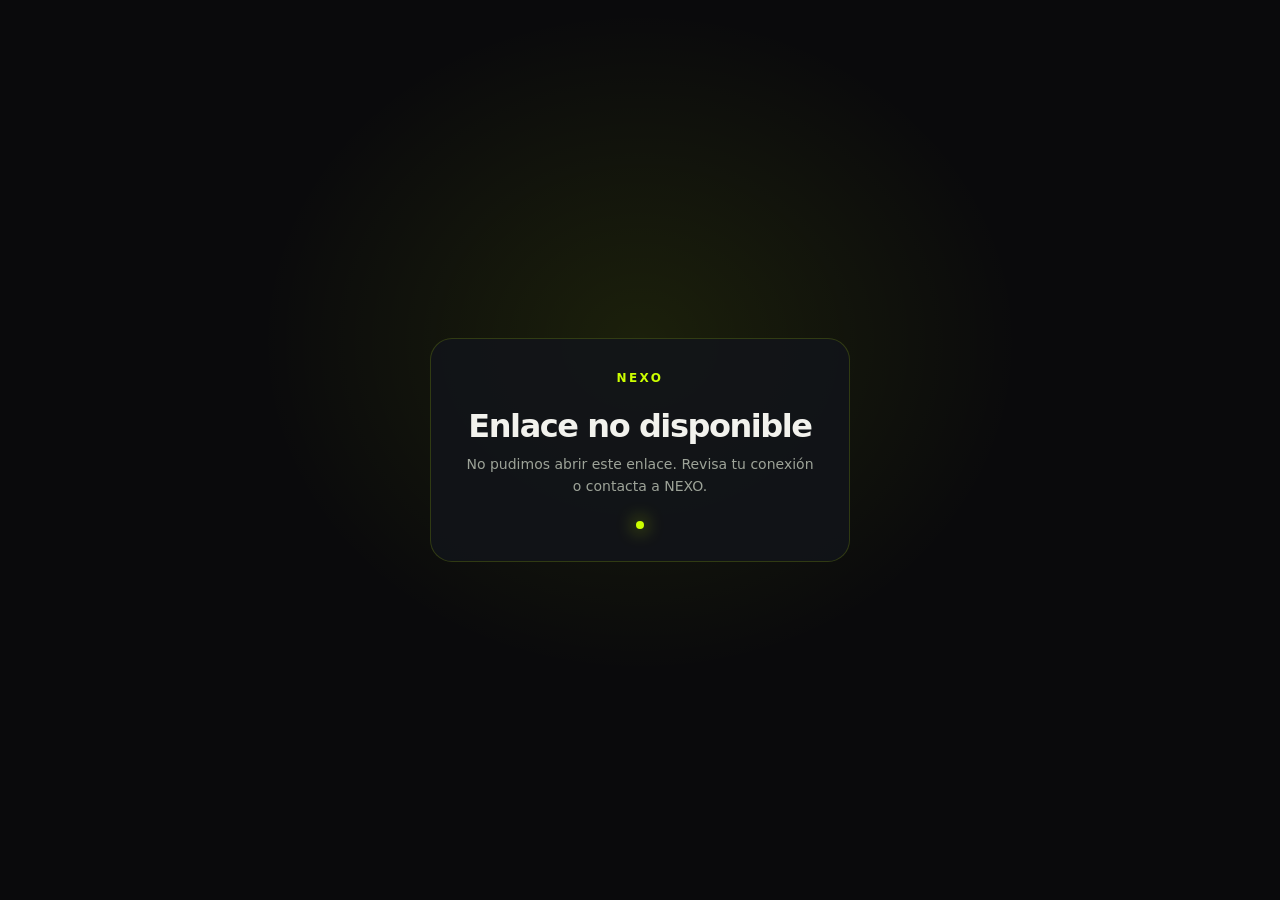
<file: redirect.html>
<!doctype html>
<html lang="es">
  <head>
    <meta charset="utf-8" />
    <meta name="viewport" content="width=device-width,initial-scale=1,viewport-fit=cover" />
    <meta name="theme-color" content="#0a0a0c" />
    <meta name="referrer" content="no-referrer" />
    <meta
      http-equiv="Content-Security-Policy"
      content="default-src 'none'; base-uri 'none'; object-src 'none'; script-src 'self'; style-src 'self' 'unsafe-inline'; connect-src https://gpzqlcehqrokapezasff.supabase.co; frame-ancestors 'none'; form-action 'none'"
    />
    <title>Conectando… · NEXO</title>
    <style>
      :root {
        color-scheme: dark;
        font-family: Inter, ui-sans-serif, system-ui, sans-serif;
        background: #0a0a0c;
        color: #f2f2ed;
      }
      * { box-sizing: border-box; }
      body {
        display: grid;
        min-height: 100svh;
        margin: 0;
        padding: 24px;
        place-items: center;
        background: radial-gradient(ellipse at 50% 38%, rgba(204,255,0,.09), transparent 42%), #0a0a0c;
      }
      main {
        width: min(100%, 420px);
        padding: 32px;
        border: 1px solid rgba(204,255,0,.17);
        border-radius: 22px;
        background: rgba(18,20,26,.86);
        text-align: center;
      }
      .mark { color: #ccff00; font-size: 12px; font-weight: 800; letter-spacing: .2em; }
      h1 { margin: 22px 0 8px; font-size: clamp(24px,7vw,32px); letter-spacing: -.045em; }
      p { margin: 0; color: #9da398; font-size: 14px; line-height: 1.6; }
      .pulse { width: 8px; height: 8px; margin: 24px auto 0; border-radius: 50%; background: #ccff00; box-shadow: 0 0 18px #ccff00; animation: breathe 1.1s ease-in-out infinite alternate; }
      @keyframes breathe { to { opacity: .35; transform: scale(.72); } }
      @media (prefers-reduced-motion: reduce) { .pulse { animation: none; } }
    </style>
    <script src="./redirect.js" defer></script>
  </head>
  <body>
    <main role="status" aria-live="polite">
      <div class="mark">NEXO</div>
      <h1 id="redirect-title">Conectando contigo</h1>
      <p id="redirect-message">Estamos abriendo el enlace solicitado.</p>
      <div class="pulse" aria-hidden="true"></div>
    </main>
  </body>
</html>
</file>
<file: style.css>
:root {
  --bg: #0a0a0c;
  --panel: #121318;
  --line: #25262e;
  --muted: #a0a0ab;
  --volt: #e5ff00;
  --green: #a3ffcf;
  --blue: #8ab4ff;
}
* {
  box-sizing: border-box;
}
body {
  margin: 0;
  background: var(--bg);
  color: #fff;
  font-family: "Space Grotesk", sans-serif;
}
.boot-loader {
  position: fixed;
  inset: 0;
  z-index: 200;
  display: grid;
  place-items: center;
  background:
    radial-gradient(circle at 50% 46%, #e5ff0010, transparent 24%),
    #090a0c;
  opacity: 1;
  visibility: visible;
  transition: opacity 420ms ease, visibility 420ms ease;
}
.boot-loader.is-hidden {
  opacity: 0;
  visibility: hidden;
  pointer-events: none;
}
.boot-loader-card {
  position: relative;
  display: flex;
  width: 188px;
  min-height: 190px;
  flex-direction: column;
  align-items: center;
  justify-content: center;
  gap: 12px;
}
.boot-loader-orbit {
  position: absolute;
  top: 10px;
  width: 112px;
  height: 112px;
  border: 1px solid #e5ff0040;
  border-top-color: var(--volt);
  border-radius: 50%;
  animation: bootOrbit 1.7s linear infinite;
  filter: drop-shadow(0 0 8px #e5ff0040);
}
.boot-loader-icon {
  position: relative;
  z-index: 1;
  width: 72px;
  height: 72px;
  padding: 10px;
  border: 1px solid #ffffff1c;
  border-radius: 20px;
  background: var(--volt);
  object-fit: contain;
  animation: bootIcon 1.8s ease-in-out infinite;
  box-shadow: 0 0 36px #e5ff0030;
}
.boot-loader-brand {
  margin-top: 48px;
  font-size: 18px;
  font-weight: 700;
  letter-spacing: 0.2em;
}
.boot-loader-label {
  color: #9a9ca6;
  font-family: "JetBrains Mono", monospace;
  font-size: 9px;
  letter-spacing: 0.18em;
}
@keyframes bootOrbit {
  to { transform: rotate(360deg); }
}
@keyframes bootIcon {
  50% { transform: translateY(-4px) scale(1.04); }
}
@media (prefers-reduced-motion: reduce) {
  .boot-loader-orbit,
  .boot-loader-icon { animation: none; }
  .boot-loader { transition-duration: 0.01ms; }
}
button,
input,
select,
textarea {
  font: inherit;
}
button {
  cursor: pointer;
}
::selection {
  background: var(--volt);
  color: #090a0b;
}
.mono {
  font-family: "JetBrains Mono", monospace;
}
.panel {
  background: var(--panel);
  border: 1px solid var(--line);
}
.field {
  width: 100%;
  border: 1px solid #2b2c34;
  border-radius: 9px;
  background: #0c0d10;
  padding: 11px 12px;
  color: #fff;
  outline: none;
}
.field:focus {
  border-color: var(--volt);
  box-shadow: 0 0 0 2px #e5ff0018;
}
.field::placeholder {
  color: #6e707a;
}
.label {
  display: block;
  margin-bottom: 7px;
  color: #a0a0ab;
  font-size: 10px;
  font-weight: 600;
  letter-spacing: 0.12em;
  text-transform: uppercase;
}
.volt {
  background: var(--volt);
  color: #090a0b;
  font-weight: 700;
}
.volt:hover {
  background: #f2ff5b;
  box-shadow: 0 4px 25px #e5ff0030;
}
.ghost {
  border: 1px solid #33343d;
  background: #17181e;
  color: #e6e6eb;
}
.ghost:hover {
  border-color: #70717d;
}
.tab-pane {
  display: none;
}
.tab-pane.active {
  display: block;
}
.bottom-nav {
  position: fixed;
  z-index: 40;
  bottom: 0;
  left: 0;
  right: 0;
  padding: 8px 10px calc(8px + env(safe-area-inset-bottom));
  border-top: 1px solid #292a32;
  background: #0c0d10ed;
  backdrop-filter: blur(18px);
}
.nav-btn {
  color: #777984;
}
.nav-btn.active {
  color: var(--volt);
}
.nav-btn.active i {
  filter: drop-shadow(0 0 6px #e5ff0066);
}
.grid-bg {
  background-image:
    linear-gradient(#ffffff08 1px, transparent 1px),
    linear-gradient(90deg, #ffffff08 1px, transparent 1px);
  background-size: 24px 24px;
}
.toast {
  transform: translate(-50%, 12px);
  opacity: 0;
  pointer-events: none;
  transition: 0.2s;
}
.toast.show {
  transform: translate(-50%, 0);
  opacity: 1;
}
.mono-box {
  word-break: break-all;
}
.metric {
  background: linear-gradient(140deg, #17191f, #101115);
}
details summary {
  list-style: none;
  cursor: pointer;
}
details summary::-webkit-details-marker {
  display: none;
}
.qr-holder svg {
  display: block;
  width: 208px;
  height: 208px;
  shape-rendering: crispEdges;
}
.print-only {
  display: none;
}
@media (min-width: 900px) {
  .bottom-nav {
    top: 80px;
    bottom: auto;
    left: 50%;
    right: auto;
    width: auto;
    transform: translateX(-50%);
    padding: 0 7px;
    border: 1px solid #25262e;
    border-radius: 12px;
  }
  .bottom-nav-inner {
    display: flex;
  }
  .nav-btn {
    min-width: 110px;
    padding: 10px 13px;
  }
  .bottom-spacer {
    height: 30px;
  }
}
@media (max-width: 640px) {
  .content {
    padding-left: 15px !important;
    padding-right: 15px !important;
  }
  .field {
    font-size: 16px;
  }
  .nav-btn span {
    font-size: 9px;
  }
  .card-grid {
    grid-template-columns: repeat(2, minmax(0, 1fr)) !important;
  }
  .quote-grid {
    grid-template-columns: 1fr !important;
  }
  .qr-holder svg {
    width: 180px;
    height: 180px;
  }
}
@media print {
  body {
    background: white;
    color: #111;
  }
  .no-print,
  header,
  .bottom-nav,
  #toast {
    display: none !important;
  }
  .print-only {
    display: block;
  }
  .quote-paper {
    background: white !important;
    color: #111 !important;
    border: 0 !important;
    box-shadow: none !important;
  }
  .content {
    max-width: 100% !important;
    padding: 0 !important;
  }
  .panel {
    background: white !important;
    color: #111 !important;
    border: 1px solid #ddd !important;
  }
}
body.locked,
body.celebrating {
  overflow: hidden;
}
.auth-card {
  background: linear-gradient(145deg, #191a20, #101115);
  border: 1px solid #2b2d35;
}
.access-pick.active {
  border-color: #e5ff00 !important;
  background: #e5ff0010 !important;
  color: #e5ff00 !important;
}
.member-card {
  background: linear-gradient(145deg, #1a1c22, #111216);
  border: 1px solid #2b2d35;
}
.access-modal {
  background: #0a0a0ceb;
  backdrop-filter: blur(14px);
}
html {
  scroll-behavior: smooth;
}
body {
  background:
    radial-gradient(ellipse at 12% -10%, #b0c90012 0, transparent 33%),
    radial-gradient(ellipse at 100% 38%, #28355518 0, transparent 30%), #090a0c;
  color: #f6f7f9;
  letter-spacing: -0.012em;
}
body:before {
  position: fixed;
  inset: 0;
  z-index: -1;
  pointer-events: none;
  content: "";
  opacity: 0.18;
  background-image: radial-gradient(#ffffff22 0.65px, transparent 0.65px);
  background-size: 5px 5px;
  mask-image: linear-gradient(to bottom, #000, transparent 75%);
}
.panel {
  background: linear-gradient(
    145deg,
    rgba(21, 23, 29, 0.97),
    rgba(14, 15, 19, 0.97)
  );
  border-color: #2b2d36;
  box-shadow:
    0 18px 50px #0005,
    0 1px 0 #ffffff07 inset;
  transition:
    border-color 0.2s,
    box-shadow 0.2s;
}
.panel:hover {
  border-color: #383b45;
}
.auth-card {
  background:
    radial-gradient(ellipse at 100% 0, #e5ff000b, transparent 40%),
    linear-gradient(145deg, #181a20, #101115);
  border: 1px solid #343640;
  box-shadow:
    0 35px 100px #0009,
    0 1px 0 #ffffff0a inset;
}
.member-card {
  background: linear-gradient(145deg, #1a1c22, #111216);
  border-color: #30323b;
  transition:
    transform 0.18s,
    border-color 0.18s,
    background 0.18s;
}
.member-card:hover {
  transform: translateY(-2px);
  border-color: #575a65;
}
.access-pick.active {
  border-color: #e5ff00 !important;
  background: linear-gradient(145deg, #e5ff0018, #e5ff0008) !important;
  box-shadow:
    0 0 24px #e5ff0010,
    inset 0 0 0 1px #e5ff0020;
}
.content {
  padding-top: 34px;
}
.content > div:first-child {
  position: relative;
}
.content > div:first-child:after {
  display: block;
  width: 54px;
  height: 2px;
  margin-top: 18px;
  background: linear-gradient(90deg, #e5ff00, transparent);
  content: "";
}
.content h1 {
  font-size: clamp(29px, 4vw, 38px);
  letter-spacing: -0.065em;
}
.label {
  letter-spacing: 0.14em;
  font-size: 9px;
}
.field {
  border-color: #30323b;
  background: linear-gradient(180deg, #101115, #0b0c0f);
  border-radius: 10px;
  transition:
    border-color 0.18s,
    box-shadow 0.18s,
    background 0.18s;
}
.field:hover {
  border-color: #444650;
}
.field:focus {
  border-color: #d9f000;
  background: #10120d;
  box-shadow:
    0 0 0 3px #e5ff001c,
    0 0 22px #e5ff0009;
}
.volt {
  border-radius: 10px;
  background: linear-gradient(135deg, #efff38, #d8f000);
  box-shadow:
    0 8px 24px #dfff001c,
    inset 0 1px 0 #ffffff80;
  transition:
    transform 0.18s,
    box-shadow 0.18s,
    filter 0.18s;
}
.volt:hover {
  transform: translateY(-1px);
  filter: saturate(1.12);
  box-shadow:
    0 12px 32px #dfff0030,
    inset 0 1px 0 #ffffffaa;
}
.volt:active,
.ghost:active {
  transform: translateY(1px);
}
.ghost {
  border-color: #373943;
  border-radius: 10px;
  background: linear-gradient(145deg, #1b1d23, #14151a);
  transition:
    transform 0.18s,
    border-color 0.18s,
    background 0.18s;
}
.ghost:hover {
  border-color: #6b6e79;
  background: #202229;
}
.bottom-nav {
  background: rgba(12, 13, 16, 0.88);
  border-color: #343640;
  box-shadow:
    0 -12px 40px #0005,
    0 1px 0 #ffffff08 inset;
}
.nav-btn {
  position: relative;
  min-width: 74px;
  transition:
    color 0.2s,
    transform 0.2s;
}
.nav-btn:hover {
  color: #d7d9df;
}
.nav-btn.active {
  color: #eaff35;
}
.nav-btn.active:after {
  position: absolute;
  right: 18%;
  bottom: -8px;
  left: 18%;
  height: 2px;
  border-radius: 2px;
  background: linear-gradient(90deg, transparent, #e5ff00, transparent);
  content: "";
  box-shadow: 0 0 12px #e5ff0080;
}
.bottom-nav-inner {
  overflow-x: auto;
  scrollbar-width: none;
}
.bottom-nav-inner::-webkit-scrollbar {
  display: none;
}

/* Google review / Place ID workflow */
.placeid-main-grid {
  grid-template-columns: minmax(0, 1.05fr) minmax(0, 0.95fr);
}
.placeid-card {
  border-color: #303139;
  background: rgba(17, 19, 24, 0.78);
}
.placeid-review-card {
  border-color: #d7e4a033;
  background: #10140d;
}
.placeid-icon,
.placeid-result-icon {
  border-color: #d7e4a02a;
  background: #d7e4a014;
  color: #d7e4a0;
}
.placeid-accent,
.placeid-step-number,
.placeid-value {
  color: #d7e4a0;
}
.placeid-step-number {
  border-color: #d7e4a055;
}
.placeid-address {
  min-height: 88px;
}
.placeid-result {
  border-color: #303139;
  background: #0b0c10;
}
.placeid-result:hover,
.placeid-result:focus-visible {
  border-color: #d7e4a066;
  background: #d7e4a00a;
  box-shadow: 0 0 0 2px #d7e4a01c;
}
.placeid-result-name {
  color: #e7e8e2;
}
.placeid-result-address {
  color: #8e9099;
}
.placeid-result-arrow {
  color: #777984;
}
.placeid-result:hover .placeid-result-arrow {
  color: #d7e4a0;
  transform: translateX(2px);
}
.placeid-link {
  min-height: 56px;
  border-color: #303a27;
  background: #0b0c10;
  color: #d7e4a0;
}
.placeid-loader {
  animation: placeid-spin 0.8s linear infinite;
}
@keyframes placeid-spin {
  to { transform: rotate(360deg); }
}
@media (max-width: 767px) {
  .placeid-main-grid {
    grid-template-columns: minmax(0, 1fr);
  }
}
.nav-btn.active i {
  filter: drop-shadow(0 0 8px #e5ff0066);
}
.metric {
  background:
    radial-gradient(ellipse at 100% 0, #ffffff09, transparent 45%),
    linear-gradient(145deg, #191b21, #101115);
}
.metric .label {
  color: #989aa5;
}
.qr-holder,
#qr-stage {
  box-shadow:
    0 0 60px #e5ff0011,
    0 18px 42px #0008;
}
.tab-pane.active {
  animation: pageIn 0.26s ease both;
}
@keyframes pageIn {
  from {
    opacity: 0;
    transform: translateY(5px);
  }
  to {
    opacity: 1;
    transform: translateY(0);
  }
}
#credential-reminder .panel,
#access-modal .panel {
  box-shadow:
    0 35px 100px #000b,
    0 1px 0 #ffffff0c inset;
}
#official-admin-frame {
  box-shadow: 0 18px 55px #0007;
}
#toast {
  border-radius: 12px;
  box-shadow:
    0 12px 40px #0009,
    0 0 20px #e5ff0010;
}
@media (min-width: 900px) {
  .bottom-nav {
    top: 78px;
    border-radius: 14px;
  }
  .nav-btn {
    min-width: 106px;
    padding-top: 12px;
    padding-bottom: 12px;
  }
  .nav-btn.active:after {
    bottom: -1px;
  }
  .content {
    padding-top: 38px;
  }
}
@media (max-width: 640px) {
  .content {
    padding-top: 26px;
  }
  .bottom-nav {
    padding-top: 7px;
  }
  .nav-btn {
    min-width: 0;
    flex: 1;
    padding-left: 2px;
    padding-right: 2px;
  }
  .nav-btn.active:after {
    right: 25%;
    left: 25%;
    bottom: -7px;
  }
  .panel {
    border-radius: 16px;
  }
}
.password-toggle {
  position: absolute;
  right: 7px;
  top: 50%;
  display: flex;
  height: 34px;
  width: 34px;
  transform: translateY(-50%);
  align-items: center;
  justify-content: center;
  border: 1px solid transparent;
  border-radius: 8px;
  background: transparent;
  color: #9295a0;
  transition:
    color 0.16s,
    border-color 0.16s,
    background 0.16s;
}
.password-toggle:hover {
  border-color: #373943;
  background: #191b20;
  color: #e5ff00;
}
.password-toggle:focus-visible {
  outline: 2px solid #e5ff00;
  outline-offset: 1px;
}
.team-avatar {
  position: relative;
  display: inline-flex;
  flex: 0 0 auto;
  align-items: center;
  justify-content: center;
  overflow: hidden;
  border: 1px solid #51551d;
  background: radial-gradient(circle at 35% 25%, #292d12, #111216 72%);
  color: #e5ff00;
  font-family: "JetBrains Mono", monospace;
  font-weight: 700;
  letter-spacing: -0.04em;
}
.team-avatar img {
  position: absolute;
  inset: 0;
  width: 100%;
  height: 100%;
  object-fit: cover;
}
.team-avatar-sm {
  width: 30px;
  height: 30px;
  border-radius: 9px;
  font-size: 9px;
}
.team-avatar-lg {
  width: 48px;
  height: 48px;
  border-radius: 14px;
  font-size: 14px;
}
.team-avatar-xl {
  width: 76px;
  height: 76px;
  border-radius: 20px;
  font-size: 18px;
}
.team-card-photo {
  width: 42px;
  height: 42px;
  border-radius: 13px;
  font-size: 11px;
}
.team-selected {
  border: 1px solid #393b23;
  background: linear-gradient(120deg, #e5ff0011, #15161b 65%);
}
.team-status-chip {
  display: inline-flex;
  align-items: center;
  border: 1px solid #3a4b40;
  border-radius: 999px;
  padding: 3px 7px;
  background: #101713;
  color: #a3ffcf;
  font-family: "JetBrains Mono", monospace;
  font-size: 8px;
  letter-spacing: 0.08em;
}
.access-pick {
  min-height: 94px;
  border: 1px solid #2b2d35;
  background: linear-gradient(145deg, #17191f, #101115);
  transition: 0.18s;
}
.access-pick .team-status-chip {
  max-width: 100%;
  white-space: nowrap;
  overflow: hidden;
  text-overflow: ellipsis;
}
.access-pick.active {
  border-color: #e5ff00 !important;
  box-shadow:
    0 0 0 1px #e5ff0030,
    0 0 24px #e5ff0010;
}
.access-pick[data-access="0"].active,
.access-pick[data-access="2"].active,
.access-pick[data-access="4"].active {
  border-color: #79aaff !important;
  box-shadow:
    0 0 0 1px #79aaff40,
    0 0 22px #79aaff13;
}
.profile-mission {
  border-left: 2px solid #e5ff00;
  padding-left: 8px;
}
@keyframes orcaMark {
  0% {
    opacity: 0;
    transform: translateY(48px) scale(0.12) rotate(-28deg);
    filter: invert(1) brightness(2) blur(7px);
  }
  52% {
    opacity: 1;
    transform: translateY(-10px) scale(1.2) rotate(7deg);
    filter: invert(1) brightness(1.6) blur(0);
  }
  76% {
    transform: translateY(4px) scale(0.94) rotate(-2deg);
  }
  100% {
    opacity: 1;
    transform: translateY(0) scale(1) rotate(0);
    filter: invert(1) drop-shadow(0 0 15px #e5ff00);
  }
}
@keyframes orcaFill {
  0% {
    clip-path: circle(0 at 50% 50%);
    transform: scale(0.7);
  }
  72% {
    clip-path: circle(72vmax at 50% 50%);
    transform: scale(1.03);
  }
  100% {
    clip-path: circle(100vmax at 50% 50%);
    transform: scale(1);
  }
}
@keyframes orcaPop {
  0% {
    opacity: 0;
    transform: translateY(90px) scale(0.18) rotate(-22deg);
    filter: blur(12px);
  }
  48% {
    opacity: 1;
    transform: translateY(-14px) scale(1.12) rotate(5deg);
    filter: blur(0);
  }
  72% {
    transform: translateY(5px) scale(0.96) rotate(-2deg);
  }
  100% {
    opacity: 1;
    transform: translateY(0) scale(1) rotate(0);
    filter: drop-shadow(0 0 24px #fff8);
  }
}
@keyframes orcaRing {
  0% {
    transform: scale(0.3);
    opacity: 0;
  }
  18% {
    opacity: 0.8;
  }
  100% {
    transform: scale(1.25);
    opacity: 0;
  }
}
@keyframes orcaTitle {
  0%,
  48% {
    opacity: 0;
    transform: translateY(18px);
    filter: blur(8px);
  }
  72% {
    opacity: 1;
    transform: translateY(-3px);
    filter: blur(0);
  }
  100% {
    opacity: 1;
    transform: translateY(0);
    filter: blur(0);
  }
}
#orca-celebration.show {
  display: flex;
}
#orca-celebration.show .orca-color-fill {
  animation: orcaFill 0.95s cubic-bezier(0.2, 0.8, 0.2, 1) both;
}
#orca-celebration.show .orca-celebrate-content {
  animation: orcaPop 1.25s cubic-bezier(0.2, 0.8, 0.2, 1) 0.25s both;
}
#orca-celebration.show .orca-mark {
  animation: orcaMark 1.05s cubic-bezier(0.2, 0.8, 0.2, 1) 0.48s both;
}
#orca-celebration.show .orca-celebrate-content > div:not(:first-child),
#orca-celebration.show .orca-celebrate-content > h2,
#orca-celebration.show .orca-celebrate-content > p {
  animation: orcaTitle 0.8s ease 1.25s both;
}
#orca-celebration.show #orca-celebration-close {
  animation: orcaTitle 0.8s ease 1.55s both;
}
#orca-celebration.show .orca-burst {
  animation: orcaRing 1.6s ease-out 0.48s both;
}
@media (prefers-reduced-motion: reduce) {
  #orca-celebration.show .orca-color-fill,
  #orca-celebration.show .orca-celebrate-content,
  #orca-celebration.show .orca-celebrate-content > div,
  #orca-celebration.show .orca-celebrate-content > h2,
  #orca-celebration.show .orca-celebrate-content > p,
  #orca-celebration.show #orca-celebration-close,
  #orca-celebration.show .orca-mark,
  #orca-celebration.show .orca-burst {
    animation: none;
    clip-path: none;
  }
}

#auth-screen {
  isolation: isolate;
  background:
    radial-gradient(ellipse at 13% 18%, #e5ff0012 0, transparent 30%),
    radial-gradient(ellipse at 85% 84%, #6877ff12 0, transparent 34%),
    linear-gradient(135deg, #08090b, #0b0c10 52%, #090a0d);
}
#auth-screen:before {
  content: "";
  position: fixed;
  z-index: -1;
  left: -8vw;
  bottom: -15vw;
  width: min(66vw, 760px);
  aspect-ratio: 2502/2900;
  background: url("./orca-logo.svg") center/contain no-repeat;
  filter: invert(1);
  opacity: 0.045;
  pointer-events: none;
  transform: rotate(-13deg);
}
#auth-screen:after {
  content: "";
  position: fixed;
  z-index: -1;
  inset: 0;
  pointer-events: none;
  opacity: 0.22;
  background-image:
    linear-gradient(#ffffff07 1px, transparent 1px),
    linear-gradient(90deg, #ffffff07 1px, transparent 1px);
  background-size: 48px 48px;
  mask-image: radial-gradient(ellipse at 55% 45%, #000, transparent 76%);
}
.auth-layout {
  animation: authArrive 0.55s cubic-bezier(0.2, 0.7, 0.2, 1) both;
}
.auth-layout > div:first-child {
  position: relative;
}
.auth-layout > div:first-child h1 {
  font-size: clamp(42px, 5.7vw, 68px);
  line-height: 0.98;
  letter-spacing: -0.075em;
}
.auth-layout > div:first-child > div:first-child > div:first-child {
  box-shadow:
    0 0 34px #e5ff0026,
    0 0 0 1px #ffffff40 inset;
}
.auth-layout > div:first-child > div:first-child img {
  filter: drop-shadow(0 0 10px #e5ff0080);
}
.auth-card {
  border: 1px solid #383a43;
  background:
    radial-gradient(ellipse at 100% 0, #e5ff000d, transparent 38%),
    linear-gradient(145deg, rgba(23, 25, 31, 0.98), rgba(13, 14, 18, 0.98));
  box-shadow:
    0 36px 110px #000b,
    0 1px 0 #ffffff12 inset,
    0 0 80px #e5ff0008;
  backdrop-filter: blur(22px);
}
.auth-card:before {
  content: "";
  position: absolute;
  inset: 0 12% auto;
  height: 1px;
  background: linear-gradient(90deg, transparent, #e5ff00a8, transparent);
  pointer-events: none;
}
.auth-card-top {
  position: relative;
  padding-bottom: 14px;
  border-bottom: 1px solid #ffffff0b;
}
.auth-online {
  border: 1px solid #a3ffcf22;
  background: #a3ffcf09;
  color: #a3ffcf;
}
.auth-online-dot {
  box-shadow: 0 0 11px #a3ffcf;
  animation: onlinePulse 2.2s ease-in-out infinite;
}
.access-pick {
  position: relative;
  min-height: 88px;
  overflow: hidden;
  border-radius: 13px !important;
  border-color: #30323c !important;
  background: linear-gradient(145deg, #1a1c22, #111216) !important;
  transition:
    transform 0.22s,
    border-color 0.22s,
    box-shadow 0.22s,
    background 0.22s;
}
.access-pick:after {
  position: absolute;
  inset: 0;
  content: "";
  opacity: 0;
  background: linear-gradient(120deg, #e5ff0010, transparent 60%);
  transition: opacity 0.2s;
  pointer-events: none;
}
.access-pick:hover {
  transform: translateY(-2px);
  border-color: #666a76 !important;
  box-shadow: 0 12px 25px #0005;
}
.access-pick:hover:after,
.access-pick.active:after {
  opacity: 1;
}
.access-pick.active {
  border-color: #e5ff00 !important;
  box-shadow:
    0 0 0 1px #e5ff0040,
    0 10px 28px #e5ff0012,
    inset 0 1px 0 #e5ff0030;
}
.access-pick > * {
  position: relative;
  z-index: 1;
}
.team-selected {
  border: 1px solid #e5ff0030 !important;
  background: linear-gradient(
    105deg,
    #e5ff0010,
    #15170f 65%,
    #121318
  ) !important;
  box-shadow: inset 0 1px 0 #ffffff0a;
}
.team-avatar-lg {
  box-shadow:
    0 0 0 2px #e5ff0020,
    0 0 24px #e5ff0018;
}
.auth-card #login-btn,
.auth-card #setup-owner-btn {
  min-height: 48px;
  font-weight: 700;
  letter-spacing: 0.1em;
}
.auth-card #login-password {
  height: 48px;
}
.auth-card .label {
  font-size: 9px;
  color: #b1b3bd;
}
.auth-card .field {
  background: #0b0c0f;
  border-color: #343640;
}
.auth-card .field:focus {
  border-color: #e5ff00;
}
.auth-card #forgot-owner {
  transition: color 0.2s;
}
.auth-card #forgot-owner:hover {
  color: #e5ff00;
}
.auth-layout > div:first-child > .mt-7 {
  border-color: #4a3e203f;
  background: linear-gradient(115deg, #17140d, #111115);
  box-shadow:
    0 14px 34px #0003,
    inset 0 1px 0 #ffffff08;
}
.auth-layout > div:first-child > .mt-7 p {
  font-size: 10px;
}
.auth-layout > div:first-child > .mt-7:before {
  content: "LOCAL ACCESS NOTICE";
  display: block;
  margin: 0 0 5px;
  font:
    8px "JetBrains Mono",
    monospace;
  letter-spacing: 0.15em;
  color: #e5ff00;
}
.auth-layout > div:first-child > .mt-7 {
  display: block !important;
}
.auth-layout > div:first-child > .mt-7 > i {
  float: left;
  margin: 2px 10px 8px 0;
}
.auth-layout > div:first-child > .mt-7 p {
  display: block;
}
.auth-layout > div:first-child > .mt-7 {
  padding: 15px 16px;
}
.auth-layout > div:first-child > .mt-7:after {
  display: block;
  clear: both;
  content: "";
}
@keyframes authArrive {
  from {
    opacity: 0;
    transform: translateY(12px) scale(0.99);
  }
  to {
    opacity: 1;
    transform: translateY(0) scale(1);
  }
}
@keyframes onlinePulse {
  50% {
    opacity: 0.45;
    box-shadow: 0 0 3px #a3ffcf;
  }
}
@media (max-width: 1023px) {
  .auth-layout {
    max-width: 620px;
  }
  .auth-layout > div:first-child {
    padding: 8px 8px 0;
  }
  .auth-layout > div:first-child h1 {
    font-size: clamp(38px, 10vw, 56px);
  }
  #auth-screen {
    align-items: flex-start;
  }
}
@media (max-width: 640px) {
  #auth-screen {
    padding: 18px 14px calc(18px + env(safe-area-inset-bottom));
  }
  .auth-layout {
    gap: 18px;
  }
  .auth-layout > div:first-child > div:first-child {
    margin-bottom: 18px !important;
  }
  .auth-layout > div:first-child > p {
    margin-top: 10px;
  }
  .auth-card {
    border-radius: 20px;
    padding: 19px;
  }
  .auth-card-top {
    margin-bottom: 19px;
  }
  .access-pick {
    min-height: 78px;
    padding: 10px !important;
  }
  .auth-layout > div:first-child > .mt-7 {
    margin-top: 16px !important;
  }
}
@media (prefers-reduced-motion: reduce) {
  .auth-layout,
  .auth-online-dot {
    animation: none;
  }
}

#app-shell {
  background:
    radial-gradient(ellipse at 50% 0, #d7ee0010 0, transparent 32%),
    linear-gradient(180deg, #0a0b0e 0, #090a0c 55%, #0a0b0d 100%);
}
#app-shell > header {
  background: linear-gradient(
    180deg,
    rgba(15, 16, 20, 0.96),
    rgba(10, 11, 14, 0.89)
  );
  border-color: #ffffff12;
  box-shadow:
    0 10px 35px #0003,
    inset 0 1px 0 #ffffff08;
}
#app-shell > header > div {
  max-width: 1280px;
}
#brand-logo {
  filter: drop-shadow(0 0 7px #e5ff0055);
}
#open-profile {
  border-color: #343640;
  background: linear-gradient(145deg, #1b1d23, #131419);
  box-shadow: inset 0 1px 0 #ffffff0b;
  transition: all 0.2s;
}
#open-profile:hover {
  border-color: #e5ff0060;
  background: #20221b;
  transform: translateY(-1px);
}
.content {
  max-width: 1280px;
  padding-top: 37px;
  padding-bottom: 28px;
}
.content > div:first-child {
  margin-bottom: 30px !important;
  padding: 17px 19px;
  border: 1px solid #ffffff0d;
  border-radius: 17px;
  background:
    radial-gradient(ellipse at 100% 0, #e5ff000b, transparent 42%),
    linear-gradient(110deg, #15171dba, #10111587);
  box-shadow:
    0 16px 44px #0002,
    inset 0 1px 0 #ffffff08;
}
.content > div:first-child:after {
  width: 84px;
  height: 2px;
  margin-top: 14px;
  background: linear-gradient(90deg, #e5ff00, transparent);
  box-shadow: 0 0 14px #e5ff0035;
}
.content > div:first-child .mono {
  color: #a5a7b1 !important;
}
.content > div:first-child h1 {
  margin-top: 3px;
  font-size: clamp(28px, 3.5vw, 39px);
  line-height: 1.04;
  letter-spacing: -0.06em;
}
.content > div:first-child p {
  max-width: 680px;
  color: #a1a3ad;
}
.tab-pane {
  transform-origin: 50% 0;
}
.tab-pane.active {
  animation: interiorIn 0.28s cubic-bezier(0.2, 0.7, 0.2, 1) both;
}
.panel {
  position: relative;
  overflow: hidden;
  border-radius: 19px;
  background:
    radial-gradient(ellipse at 100% 0, #ffffff07, transparent 38%),
    linear-gradient(145deg, rgba(23, 25, 31, 0.97), rgba(14, 15, 19, 0.98));
  border-color: #2d3039;
  box-shadow:
    0 18px 48px #0003,
    inset 0 1px 0 #ffffff09;
}
.panel:where(article, section) {
  transition:
    transform 0.2s,
    border-color 0.2s,
    box-shadow 0.2s;
}
.panel:where(article, section):hover {
  border-color: #41444f;
  box-shadow:
    0 22px 55px #0004,
    inset 0 1px 0 #ffffff0c;
}
.panel h2,
.panel h3 {
  letter-spacing: -0.035em;
}
.panel h2 {
  font-size: 15px;
}
.panel h3 {
  font-size: 14px;
}
.panel [data-lucide] {
  stroke-width: 1.8;
}
.panel > div > .rounded-lg.bg-\[\#e5ff00\]\/10,
.panel .rounded-lg.bg-\[\#e5ff00\]\/10 {
  border: 1px solid #e5ff0015;
  background: linear-gradient(145deg, #e5ff001a, #e5ff0008);
  box-shadow: inset 0 1px 0 #ffffff0a;
}
.label {
  margin-bottom: 8px;
  color: #aaaeb9;
  font-size: 9px;
  letter-spacing: 0.13em;
}
.field {
  min-height: 43px;
  padding: 11px 13px;
  border: 1px solid #30333d;
  border-radius: 11px;
  background: linear-gradient(180deg, #101216, #0b0c0f);
  box-shadow: inset 0 1px 2px #0005;
  transition:
    border-color 0.18s,
    box-shadow 0.18s,
    background 0.18s;
}
.field:hover {
  border-color: #4b4e5a;
}
.field:focus {
  border-color: #e5ff00;
  background: #11130d;
  box-shadow:
    0 0 0 3px #e5ff0018,
    0 0 24px #e5ff000a;
}
.field::placeholder {
  color: #656873;
}
.volt {
  min-height: 42px;
  border: 1px solid #f3ff6680;
  background: linear-gradient(135deg, #f0ff52, #d8f000);
  box-shadow:
    0 8px 26px #dfff0020,
    inset 0 1px 0 #ffffffa0;
  letter-spacing: 0.08em;
}
.ghost {
  border: 1px solid #363943;
  background: linear-gradient(145deg, #1c1e24, #14151a);
  box-shadow: inset 0 1px 0 #ffffff08;
}
.ghost:hover {
  border-color: #656975;
  box-shadow:
    0 8px 24px #0004,
    inset 0 1px 0 #ffffff0c;
}
.metric {
  position: relative;
  overflow: hidden;
  border-color: #ffffff10;
  background:
    radial-gradient(ellipse at 100% 0, #ffffff0b, transparent 46%),
    linear-gradient(145deg, #1a1c22, #101115);
  box-shadow:
    0 12px 30px #0002,
    inset 0 1px 0 #ffffff0a;
  transition:
    transform 0.2s,
    border-color 0.2s;
}
.metric:hover {
  transform: translateY(-2px);
  border-color: #ffffff20;
}
.metric .mono {
  letter-spacing: -0.04em;
}
.bottom-nav {
  border-color: #ffffff14;
  background: rgba(13, 14, 18, 0.9);
  box-shadow:
    0 -10px 40px #0005,
    0 1px 0 #ffffff08 inset;
  backdrop-filter: blur(22px);
}
.nav-btn {
  min-width: 88px;
  border-radius: 10px;
  color: #858894;
}
.nav-btn:hover {
  color: #e3e4e9;
  background: #ffffff07;
}
.nav-btn.active {
  color: #eaff35;
  background: linear-gradient(180deg, #e5ff000c, transparent);
}
.nav-btn.active:after {
  right: 23%;
  left: 23%;
  bottom: -2px;
  height: 2px;
  background: linear-gradient(90deg, transparent, #e5ff00, transparent);
  box-shadow: 0 0 12px #e5ff0090;
}
.nav-btn i {
  transition: transform 0.2s;
}
.nav-btn.active i {
  transform: translateY(-1px);
}
#tab-tareas .task-toggle:not(:disabled) {
  transition:
    transform 0.18s,
    box-shadow 0.18s;
}
#tab-tareas .task-toggle:not(:disabled):hover {
  transform: scale(1.12);
  box-shadow: 0 0 14px #e5ff0030;
}
#task-progress-bar {
  background-size: 200% 100%;
  animation: progressShimmer 3.5s linear infinite;
}
#tab-reportes .panel {
  background:
    radial-gradient(ellipse at 100% 0, #e5ff0007, transparent 48%),
    linear-gradient(145deg, #17191f, #101115);
}
#tab-reportes #weekly-chart > div > div:first-child {
  border: 1px solid #ffffff08;
}
#tab-reportes #weekly-active-tasks article {
  transition:
    transform 0.18s,
    border-color 0.18s;
}
#tab-reportes #weekly-active-tasks article:hover {
  transform: translateY(-2px);
  border-color: #525560;
}
.qr-holder,
#qr-stage {
  border: 1px solid #e5ff0022;
  border-radius: 20px;
  background:
    radial-gradient(ellipse at 50% 50%, #e5ff000c, transparent 72%), #fff;
  box-shadow:
    0 0 48px #e5ff0014,
    0 18px 42px #0008;
}
.quote-paper {
  border-radius: 18px;
}
.toast {
  border: 1px solid #444650;
  background: linear-gradient(145deg, #202228, #14151a);
  color: #f7f7fa;
}
.bottom-spacer {
  height: 24px;
}
@keyframes interiorIn {
  from {
    opacity: 0;
    transform: translateY(7px);
  }
  to {
    opacity: 1;
    transform: translateY(0);
  }
}
@keyframes progressShimmer {
  to {
    background-position: -200% 0;
  }
}
@media (min-width: 900px) {
  .content {
    padding-top: 42px;
  }
  .content > div:first-child {
    padding: 19px 22px;
  }
  .bottom-nav {
    border-radius: 15px;
  }
  .nav-btn {
    min-width: 96px;
  }
  .bottom-spacer {
    height: 28px;
  }
}
@media (max-width: 640px) {
  .content {
    padding-top: 22px;
    padding-bottom: 22px;
  }
  .content > div:first-child {
    margin-bottom: 20px !important;
    padding: 14px 15px;
    border-radius: 15px;
  }
  .panel {
    border-radius: 16px;
  }
  .panel.p-5,
  .panel.p-4 {
    padding: 16px;
  }
  .bottom-nav {
    padding: 7px 6px calc(7px + env(safe-area-inset-bottom));
  }
  .nav-btn {
    min-width: 0;
    border-radius: 8px;
  }
  .nav-btn span {
    font-size: 8px;
    letter-spacing: 0.015em;
  }
  .nav-btn.active:after {
    bottom: -1px;
  }
  .field {
    min-height: 45px;
  }
}

#access-cards {
  gap: 10px;
}
.access-pick {
  display: grid;
  grid-template-columns: 86px minmax(0, 1fr);
  grid-template-rows: auto auto;
  align-items: center;
  column-gap: 13px;
  min-height: 122px;
  padding: 13px !important;
}
.access-pick > div:first-child {
  grid-column: 1;
  grid-row: 1/3;
  display: flex;
  flex-direction: column;
  align-items: center;
  justify-content: center;
  gap: 7px;
}
.access-pick .team-card-photo {
  width: 78px;
  height: 78px;
  border-radius: 21px;
  border: 1px solid #e5ff0060;
  background: radial-gradient(circle at 32% 20%, #323618, #101115 72%);
  font-size: 18px;
  box-shadow:
    0 8px 24px #0007,
    0 0 0 3px #ffffff06,
    inset 0 1px 0 #ffffff25;
}
.access-pick .team-card-photo img {
  object-position: center 38%;
  transition:
    transform 0.28s,
    filter 0.28s;
}
.access-pick:hover .team-card-photo img {
  transform: scale(1.07);
  filter: saturate(1.08);
}
.access-pick .team-status-chip {
  max-width: 100%;
  padding: 3px 7px;
  font-size: 7px;
  white-space: nowrap;
}
.access-pick > div:nth-of-type(2) {
  grid-column: 2;
  grid-row: 1;
  align-self: end;
  font-size: 13px;
  letter-spacing: -0.025em;
}
.access-pick > div:nth-of-type(3) {
  grid-column: 2;
  grid-row: 2;
  align-self: start;
  font-size: 7px;
  letter-spacing: 0.045em;
}
.access-pick.active .team-card-photo {
  border-color: #e5ff00;
  box-shadow:
    0 0 0 3px #e5ff001c,
    0 0 28px #e5ff0020;
}
.access-pick.active .team-card-photo img {
  filter: saturate(1.12) contrast(1.04);
}
#app-shell {
  background-image:
    radial-gradient(ellipse at 6% 13%, #e5ff0009 0, transparent 29%),
    radial-gradient(ellipse at 96% 54%, #8ab4ff08 0, transparent 31%),
    linear-gradient(180deg, #0a0b0e, #090a0c 58%, #0b0c0f);
}
#app-shell > header {
  border-bottom-color: #ffffff12;
  background: linear-gradient(
    180deg,
    rgba(17, 18, 23, 0.96),
    rgba(10, 11, 14, 0.91)
  );
  box-shadow:
    0 12px 36px #0004,
    inset 0 1px 0 #ffffff0b;
}
#app-shell > header:after {
  position: absolute;
  right: 0;
  bottom: -1px;
  left: 0;
  height: 1px;
  background: linear-gradient(90deg, transparent, #e5ff0028 50%, transparent);
  content: "";
  pointer-events: none;
}
.content > div:first-child {
  position: relative;
  background:
    radial-gradient(ellipse at 96% 0, #e5ff0010, transparent 38%),
    linear-gradient(115deg, #17191fdd, #101115b8);
  border-color: #ffffff12;
  box-shadow:
    0 20px 55px #0003,
    inset 0 1px 0 #ffffff0a;
}
.content > div:first-child:before {
  position: absolute;
  top: 15px;
  right: 17px;
  content: "NEXO / INTERNAL";
  font:
    8px "JetBrains Mono",
    monospace;
  letter-spacing: 0.16em;
  color: #666974;
}
.panel {
  border-color: #ffffff13;
  box-shadow:
    0 20px 48px #0003,
    inset 0 1px 0 #ffffff0a;
}
.panel:before {
  position: absolute;
  top: 0;
  left: 22px;
  width: 66px;
  height: 1px;
  background: linear-gradient(90deg, #e5ff006c, transparent);
  content: "";
  opacity: 0.55;
  pointer-events: none;
}
.panel:hover:before {
  width: 112px;
  opacity: 1;
  transition:
    width 0.3s,
    opacity 0.3s;
}
.metric {
  border-color: #ffffff12;
  background:
    radial-gradient(ellipse at 100% 0, #ffffff0d, transparent 48%),
    linear-gradient(145deg, #1b1d23, #101115);
  box-shadow:
    0 14px 34px #0003,
    inset 0 1px 0 #ffffff0a;
}
.field {
  border-color: #32353f;
  background: linear-gradient(180deg, #111318, #0b0c10);
  box-shadow: 0 3px 12px #0002 inset;
}
.field:focus {
  box-shadow:
    0 0 0 3px #e5ff001b,
    0 0 25px #e5ff000c,
    0 3px 12px #0002 inset;
}
.volt {
  box-shadow:
    0 9px 27px #e5ff0025,
    inset 0 1px 0 #ffffffad;
}
.volt:hover {
  box-shadow:
    0 12px 33px #e5ff0035,
    inset 0 1px 0 #ffffffb8;
}
.ghost {
  border-color: #3b3e48;
  background: linear-gradient(145deg, #202229, #14151a);
}
.bottom-nav {
  border-color: #ffffff17;
  box-shadow:
    0 -12px 45px #0006,
    inset 0 1px 0 #ffffff0a;
}
.nav-btn.active {
  background: linear-gradient(180deg, #e5ff0011, #e5ff0003);
  box-shadow: inset 0 1px 0 #e5ff0018;
}
.nav-btn.active:after {
  height: 2px;
  box-shadow:
    0 0 14px #e5ff00a0,
    0 0 30px #e5ff0030;
}
.content table tbody tr {
  transition: background 0.16s;
}
.content table tbody tr:hover {
  background: #ffffff05;
}
.content ::-webkit-scrollbar {
  width: 8px;
  height: 8px;
}
.content ::-webkit-scrollbar-thumb {
  border: 2px solid transparent;
  border-radius: 20px;
  background: #343640;
  background-clip: padding-box;
}
.content ::-webkit-scrollbar-thumb:hover {
  background: #565965;
  background-clip: padding-box;
}
@media (max-width: 640px) {
  .access-pick {
    grid-template-columns: 76px minmax(0, 1fr);
    column-gap: 9px;
    min-height: 110px;
    padding: 10px !important;
  }
  .access-pick .team-card-photo {
    width: 68px;
    height: 68px;
    border-radius: 19px;
    font-size: 16px;
  }
  .access-pick .team-status-chip {
    max-width: 64px;
    overflow: hidden;
    text-overflow: ellipsis;
  }
  .content > div:first-child:before {
    top: 12px;
    right: 13px;
    font-size: 7px;
  }
  .panel:before {
    left: 16px;
  }
}

:root {
  scrollbar-color: rgba(224, 232, 255, 0.34) rgba(255, 255, 255, 0.025);
  scrollbar-width: thin;
}
* {
  scrollbar-width: thin;
  scrollbar-color: rgba(215, 223, 244, 0.32) rgba(255, 255, 255, 0.025);
}
::-webkit-scrollbar {
  width: 12px;
  height: 12px;
}
::-webkit-scrollbar-track {
  border: 1px solid #ffffff08;
  border-radius: 999px;
  background: linear-gradient(
    180deg,
    rgba(255, 255, 255, 0.025),
    rgba(255, 255, 255, 0.008)
  );
  box-shadow: inset 0 0 12px #0008;
}
::-webkit-scrollbar-thumb {
  min-height: 42px;
  border: 3px solid transparent;
  border-radius: 999px;
  background:
    linear-gradient(145deg, rgba(245, 248, 255, 0.44), rgba(151, 159, 179, 0.2))
      padding-box,
    linear-gradient(
        145deg,
        rgba(255, 255, 255, 0.24),
        rgba(255, 255, 255, 0.04)
      )
      border-box;
  box-shadow:
    0 0 12px #dce7ff12,
    inset 0 1px 0 #ffffff40;
  backdrop-filter: blur(12px);
  transition:
    background 0.2s,
    box-shadow 0.2s;
}
::-webkit-scrollbar-thumb:hover {
  background:
    linear-gradient(145deg, rgba(229, 255, 0, 0.74), rgba(198, 216, 80, 0.35))
      padding-box,
    linear-gradient(145deg, rgba(229, 255, 0, 0.54), rgba(255, 255, 255, 0.1))
      border-box;
  box-shadow:
    0 0 18px #e5ff0038,
    inset 0 1px 0 #ffffff70;
}
::-webkit-scrollbar-thumb:active {
  background:
    linear-gradient(145deg, #e5ff00, #b9ce00) padding-box,
    linear-gradient(145deg, #f6ff7f, #e5ff0080) border-box;
}
::-webkit-scrollbar-corner {
  background: #0a0a0c;
}

#profile-modal.access-modal {
  padding: clamp(12px, 3vw, 28px);
  background:
    radial-gradient(ellipse at 50% 0, #e5ff001b, transparent 48%),
    rgba(5, 6, 8, 0.76);
  backdrop-filter: blur(24px) saturate(125%);
}
#profile-modal > .panel {
  position: relative;
  max-height: calc(100dvh - 32px);
  overflow-y: auto;
  overscroll-behavior: contain;
  border: 1px solid #ffffff1c;
  border-radius: 26px;
  background:
    radial-gradient(ellipse at 100% 0, #e5ff0012, transparent 36%),
    radial-gradient(ellipse at 0 100%, #8ab4ff09, transparent 42%),
    linear-gradient(145deg, rgba(25, 27, 34, 0.94), rgba(12, 13, 17, 0.97));
  box-shadow:
    0 40px 120px #000d,
    0 1px 0 #ffffff18 inset,
    0 0 70px #e5ff000c;
  backdrop-filter: blur(28px);
}
#profile-modal > .panel:before {
  position: absolute;
  top: 0;
  left: 9%;
  width: 82%;
  height: 1px;
  background: linear-gradient(
    90deg,
    transparent,
    #e5ff00aa,
    rgba(255, 255, 255, 0.25),
    transparent
  );
  content: "";
  pointer-events: none;
}
#profile-modal > .panel > div:first-child {
  padding-bottom: 15px;
  border-bottom: 1px solid #ffffff10;
}
#profile-modal > .panel > div:first-child .mono {
  color: #e5ff00;
}
#profile-modal > .panel > div:first-child h2 {
  font-size: 23px;
  letter-spacing: -0.055em;
}
#profile-modal > .panel > div:first-child p {
  font-size: 11px;
  color: #9295a0;
}
#profile-modal #close-profile {
  width: 40px;
  height: 40px;
  border-radius: 13px;
  background: linear-gradient(145deg, #24262d, #15161b);
  color: #c4c6ce;
}
#profile-modal .profile-identity {
  position: relative;
  overflow: hidden;
  border-color: #ffffff15 !important;
  border-radius: 20px;
  background:
    linear-gradient(
      110deg,
      rgba(229, 255, 0, 0.075),
      rgba(255, 255, 255, 0.025) 48%,
      rgba(138, 180, 255, 0.035)
    ),
    rgba(8, 9, 12, 0.68) !important;
  box-shadow:
    inset 0 1px 0 #ffffff0c,
    0 14px 35px #0003;
}
#profile-modal .profile-identity:after {
  position: absolute;
  top: 0;
  right: 0;
  width: 38%;
  height: 100%;
  background: linear-gradient(110deg, transparent, rgba(255, 255, 255, 0.025));
  content: "";
  pointer-events: none;
}
#profile-modal .team-avatar-xl {
  width: 92px;
  height: 92px;
  border: 1px solid #e5ff0070;
  border-radius: 25px;
  background: radial-gradient(circle at 30% 20%, #383c1c, #101115 74%);
  font-size: 22px;
  box-shadow:
    0 0 0 4px #e5ff000e,
    0 12px 30px #0008,
    0 0 34px #e5ff0019;
}
#profile-modal .team-avatar-xl img {
  object-position: center 38%;
}
#profile-modal #profile-card-name {
  font-size: 20px;
  letter-spacing: -0.045em;
  text-shadow: 0 0 22px #e5ff0024;
}
#profile-modal .profile-identity .mono {
  letter-spacing: 0.12em;
}
#profile-modal #choose-profile-photo,
#profile-modal #remove-profile-photo {
  min-height: 36px;
  border-radius: 10px;
  font-size: 8px;
  letter-spacing: 0.07em;
}
#profile-modal #choose-profile-photo {
  box-shadow: 0 6px 20px #e5ff0018;
}
#profile-modal .grid.gap-3 {
  gap: 15px;
}
#profile-modal .label {
  margin-bottom: 8px;
  color: #b9bbc4;
  font-size: 9px;
}
#profile-modal .field {
  min-height: 46px;
  border-radius: 12px;
  background: linear-gradient(
    180deg,
    rgba(11, 12, 16, 0.88),
    rgba(8, 9, 12, 0.92)
  );
  border-color: #ffffff16;
}
#profile-modal textarea.field {
  min-height: 92px;
}
#profile-modal #profile-password-view {
  font-family: "JetBrains Mono", monospace;
  letter-spacing: 0.06em;
}
#profile-modal #profile-status {
  appearance: none;
  background-image:
    linear-gradient(45deg, transparent 50%, #e5ff00 50%),
    linear-gradient(135deg, #e5ff00 50%, transparent 50%);
  background-position:
    calc(100% - 18px) 19px,
    calc(100% - 13px) 19px;
  background-size:
    5px 5px,
    5px 5px;
  background-repeat: no-repeat;
}
#profile-modal #save-profile,
#profile-modal #cancel-profile {
  min-height: 46px;
  border-radius: 12px;
  font-size: 10px;
  letter-spacing: 0.07em;
}
#profile-modal #save-profile {
  box-shadow: 0 8px 24px #e5ff0025;
}
#profile-modal > div > p:last-child {
  padding: 12px 13px;
  border: 1px solid #ffffff0c;
  border-radius: 12px;
  background: rgba(255, 255, 255, 0.025);
  color: #858894;
  font-size: 9px;
  line-height: 1.7;
}
#profile-modal .password-toggle {
  right: 6px;
  width: 36px;
  height: 36px;
  border-radius: 10px;
}
@media (max-width: 640px) {
  ::-webkit-scrollbar {
    width: 8px;
    height: 8px;
  }
  #profile-modal.access-modal {
    align-items: flex-end;
    padding: 8px;
  }
  #profile-modal > .panel {
    max-height: calc(100dvh - 16px);
    padding: 17px;
    border-radius: 23px 23px 16px 16px;
  }
  #profile-modal > .panel > div:first-child h2 {
    font-size: 21px;
  }
  #profile-modal .profile-identity {
    gap: 13px;
    padding: 13px;
  }
  #profile-modal .team-avatar-xl {
    width: 74px;
    height: 74px;
    border-radius: 21px;
    font-size: 18px;
  }
  #profile-modal #profile-card-name {
    font-size: 17px;
  }
  #profile-modal #choose-profile-photo,
  #profile-modal #remove-profile-photo {
    padding: 8px 9px;
  }
}

html {
  scrollbar-width: thin;
  scrollbar-color: rgba(215, 223, 244, 0.18) transparent;
}
html::-webkit-scrollbar {
  width: 5px;
  height: 5px;
}
html:not(.scrollbar-open)::-webkit-scrollbar-track {
  background: transparent;
  border-color: transparent;
  box-shadow: none;
}
html:not(.scrollbar-open)::-webkit-scrollbar-thumb {
  border-width: 1px;
  background:
    linear-gradient(
        145deg,
        rgba(231, 237, 250, 0.22),
        rgba(150, 158, 178, 0.12)
      )
      padding-box,
    linear-gradient(145deg, rgba(255, 255, 255, 0.12), transparent) border-box;
  box-shadow: none;
}
html.scrollbar-open {
  scrollbar-width: auto;
  scrollbar-color: rgba(225, 233, 251, 0.44) rgba(255, 255, 255, 0.035);
}
html.scrollbar-open::-webkit-scrollbar {
  width: 13px;
  height: 13px;
}
html.scrollbar-open::-webkit-scrollbar-track {
  border-color: #ffffff0c;
  background: linear-gradient(
    180deg,
    rgba(255, 255, 255, 0.05),
    rgba(255, 255, 255, 0.015)
  );
  box-shadow: inset 0 0 12px #0008;
}
html.scrollbar-open::-webkit-scrollbar-thumb {
  border-width: 3px;
  background:
    linear-gradient(145deg, rgba(245, 248, 255, 0.5), rgba(151, 159, 179, 0.25))
      padding-box,
    linear-gradient(145deg, rgba(255, 255, 255, 0.3), rgba(255, 255, 255, 0.06))
      border-box;
  box-shadow:
    0 0 14px #dce7ff1b,
    inset 0 1px 0 #ffffff50;
}
html.scrollbar-open::-webkit-scrollbar-thumb:hover {
  background:
    linear-gradient(145deg, rgba(229, 255, 0, 0.82), rgba(198, 216, 80, 0.4))
      padding-box,
    linear-gradient(145deg, rgba(229, 255, 0, 0.6), rgba(255, 255, 255, 0.12))
      border-box;
  box-shadow:
    0 0 20px #e5ff0045,
    inset 0 1px 0 #ffffff80;
}
#profile-modal > .panel:not(.scrollbar-open),
#access-modal > .panel:not(.scrollbar-open) {
  scrollbar-width: thin;
  scrollbar-color: rgba(215, 223, 244, 0.18) transparent;
}
#profile-modal > .panel::-webkit-scrollbar,
#access-modal > .panel::-webkit-scrollbar {
  width: 5px;
  height: 5px;
}
#profile-modal > .panel:not(.scrollbar-open)::-webkit-scrollbar-track,
#access-modal > .panel:not(.scrollbar-open)::-webkit-scrollbar-track {
  background: transparent;
  border-color: transparent;
  box-shadow: none;
}
#profile-modal > .panel:not(.scrollbar-open)::-webkit-scrollbar-thumb,
#access-modal > .panel:not(.scrollbar-open)::-webkit-scrollbar-thumb {
  border-width: 1px;
  background: rgba(231, 237, 250, 0.22);
  box-shadow: none;
}
#profile-modal > .panel.scrollbar-open,
#access-modal > .panel.scrollbar-open {
  scrollbar-width: auto;
  scrollbar-color: rgba(225, 233, 251, 0.44) rgba(255, 255, 255, 0.035);
}
#profile-modal > .panel.scrollbar-open::-webkit-scrollbar,
#access-modal > .panel.scrollbar-open::-webkit-scrollbar {
  width: 12px;
}
#profile-modal > .panel.scrollbar-open::-webkit-scrollbar-track,
#access-modal > .panel.scrollbar-open::-webkit-scrollbar-track {
  background: rgba(255, 255, 255, 0.04);
}
#profile-modal > .panel.scrollbar-open::-webkit-scrollbar-thumb,
#access-modal > .panel.scrollbar-open::-webkit-scrollbar-thumb {
  border: 3px solid transparent;
  border-radius: 99px;
  background:
    linear-gradient(145deg, rgba(245, 248, 255, 0.5), rgba(151, 159, 179, 0.25))
      padding-box,
    linear-gradient(145deg, rgba(255, 255, 255, 0.3), rgba(255, 255, 255, 0.06))
      border-box;
  backdrop-filter: blur(12px);
}
@media (max-width: 640px) {
  html.scrollbar-open::-webkit-scrollbar {
    width: 10px;
    height: 10px;
  }
  #profile-modal > .panel.scrollbar-open::-webkit-scrollbar,
  #access-modal > .panel.scrollbar-open::-webkit-scrollbar {
    width: 9px;
  }
}

#open-profile {
  min-height: 43px;
  gap: 9px;
  padding: 5px 11px 5px 6px;
  border-color: #ffffff17;
  border-radius: 14px;
  background: linear-gradient(
    145deg,
    rgba(36, 38, 46, 0.82),
    rgba(18, 19, 24, 0.94)
  );
  box-shadow:
    0 8px 24px #0004,
    inset 0 1px 0 #ffffff12;
  backdrop-filter: blur(16px);
}
#open-profile .team-avatar-sm {
  width: 35px;
  height: 35px;
  border: 1px solid #e5ff005e;
  border-radius: 11px;
  box-shadow:
    0 0 0 3px #e5ff000c,
    0 5px 14px #0007;
}
#open-profile #session-name {
  max-width: 116px;
  font-size: 11px;
  letter-spacing: -0.02em;
}
#open-profile .profile-open-label {
  transition: color 0.2s;
  line-height: 1.1;
}
#open-profile > i {
  width: 15px;
  height: 15px;
  padding: 2px;
  border-radius: 5px;
  background: #ffffff08;
  transition:
    transform 0.2s,
    color 0.2s;
}
#open-profile:hover {
  border-color: #e5ff0055;
  background: linear-gradient(145deg, #292c21, #17191c);
  box-shadow:
    0 10px 28px #0006,
    0 0 22px #e5ff000d,
    inset 0 1px 0 #ffffff18;
}
#open-profile:hover .profile-open-label {
  color: #e5ff00;
}
#open-profile:hover > i {
  transform: rotate(180deg);
  color: #e5ff00;
}
@media (max-width: 640px) {
  #open-profile {
    gap: 7px;
    padding-right: 8px;
  }
  #open-profile .team-avatar-sm {
    width: 32px;
    height: 32px;
  }
  #open-profile #session-name {
    max-width: 78px;
  }
  #open-profile .profile-open-label {
    font-size: 6px;
  }
}

@media (min-width: 768px) {
  html,
  body {
    scrollbar-width: none !important;
  }
  html::-webkit-scrollbar,
  body::-webkit-scrollbar {
    display: none !important;
    width: 0 !important;
    height: 0 !important;
  }
  #glass-scrollbar {
    position: fixed;
    z-index: 55;
    top: 94px;
    right: 5px;
    bottom: 17px;
    display: block;
    width: 12px;
    padding: 0 3px;
    opacity: 0.3;
    cursor: pointer;
    transition:
      width 0.28s cubic-bezier(0.2, 0.7, 0.2, 1),
      opacity 0.28s,
      background 0.28s;
    touch-action: none;
    user-select: none;
  }
  #glass-scrollbar.hidden {
    display: none;
  }
  #glass-scrollbar:hover,
  #glass-scrollbar.is-open,
  #glass-scrollbar.is-dragging {
    width: 19px;
    opacity: 1;
  }
  #glass-scrollbar .glass-scroll-track {
    position: absolute;
    inset: 0 3px;
    overflow: hidden;
    border: 1px solid transparent;
    border-radius: 999px;
    background: linear-gradient(
      180deg,
      rgba(255, 255, 255, 0.025),
      rgba(255, 255, 255, 0.008)
    );
    background-clip: padding-box;
    backdrop-filter: blur(12px);
    transition:
      inset 0.28s,
      border-color 0.28s,
      background 0.28s,
      box-shadow 0.28s;
  }
  #glass-scrollbar:hover .glass-scroll-track,
  #glass-scrollbar.is-open .glass-scroll-track,
  #glass-scrollbar.is-dragging .glass-scroll-track {
    inset: 0 2px;
    border-color: #ffffff20;
    background: linear-gradient(
      180deg,
      rgba(255, 255, 255, 0.1),
      rgba(255, 255, 255, 0.045)
    );
    box-shadow:
      inset 0 0 14px #ffffff0b,
      0 0 18px #dce7ff0a;
  }
  #glass-scroll-thumb {
    position: absolute;
    top: 0;
    left: 0;
    width: 100%;
    min-height: 52px;
    border: 1px solid #ffffff15;
    border-radius: 999px;
    background: linear-gradient(
      180deg,
      rgba(246, 249, 255, 0.5),
      rgba(171, 180, 202, 0.24)
    );
    box-shadow:
      0 2px 10px #0008,
      inset 0 1px 0 #ffffff6e,
      inset 0 -1px 0 #ffffff15;
    backdrop-filter: blur(18px) saturate(150%);
    transition:
      background 0.22s,
      border-color 0.22s,
      box-shadow 0.22s;
  }
  #glass-scrollbar:hover #glass-scroll-thumb,
  #glass-scrollbar.is-open #glass-scroll-thumb,
  #glass-scrollbar.is-dragging #glass-scroll-thumb {
    border-color: #ffffff45;
    background: linear-gradient(
      180deg,
      rgba(250, 252, 255, 0.78),
      rgba(194, 201, 217, 0.42)
    );
    box-shadow:
      0 0 16px #dce7ff26,
      inset 0 1px 0 #ffffffb0;
  }
  #glass-scrollbar.is-dragging #glass-scroll-thumb {
    background: linear-gradient(180deg, #edff72, #d4ed00);
    border-color: #f4ff89;
    box-shadow:
      0 0 22px #e5ff0070,
      inset 0 1px 0 #ffffffcc;
  }
  #glass-scrollbar:focus-visible {
    outline: 1px solid #e5ff00;
    outline-offset: 3px;
    border-radius: 999px;
  }
  #glass-scrollbar.is-idle {
    opacity: 0.12;
    width: 8px;
  }
  #glass-scrollbar.is-idle .glass-scroll-track {
    background: transparent;
    border-color: transparent;
    box-shadow: none;
  }
}
@media (max-width: 767px) {
  #glass-scrollbar {
    display: none !important;
  }
  html {
    scrollbar-width: thin !important;
  }
  html::-webkit-scrollbar {
    display: block !important;
    width: 5px !important;
    height: 5px !important;
  }
}

#lock-session-btn {
  border-color: #ffffff17;
  background: linear-gradient(145deg, #1a1c22, #121318);
  color: #aeb1bb;
  transition: all 0.2s;
}
#lock-session-btn:hover {
  border-color: #e5ff0060;
  background: #1c1e16;
  color: #e5ff00;
  box-shadow: 0 0 20px #e5ff000c;
}
#lock-session-btn i {
  transition: transform 0.2s;
}
#lock-session-btn:hover i {
  transform: scale(1.08);
}
</file>
